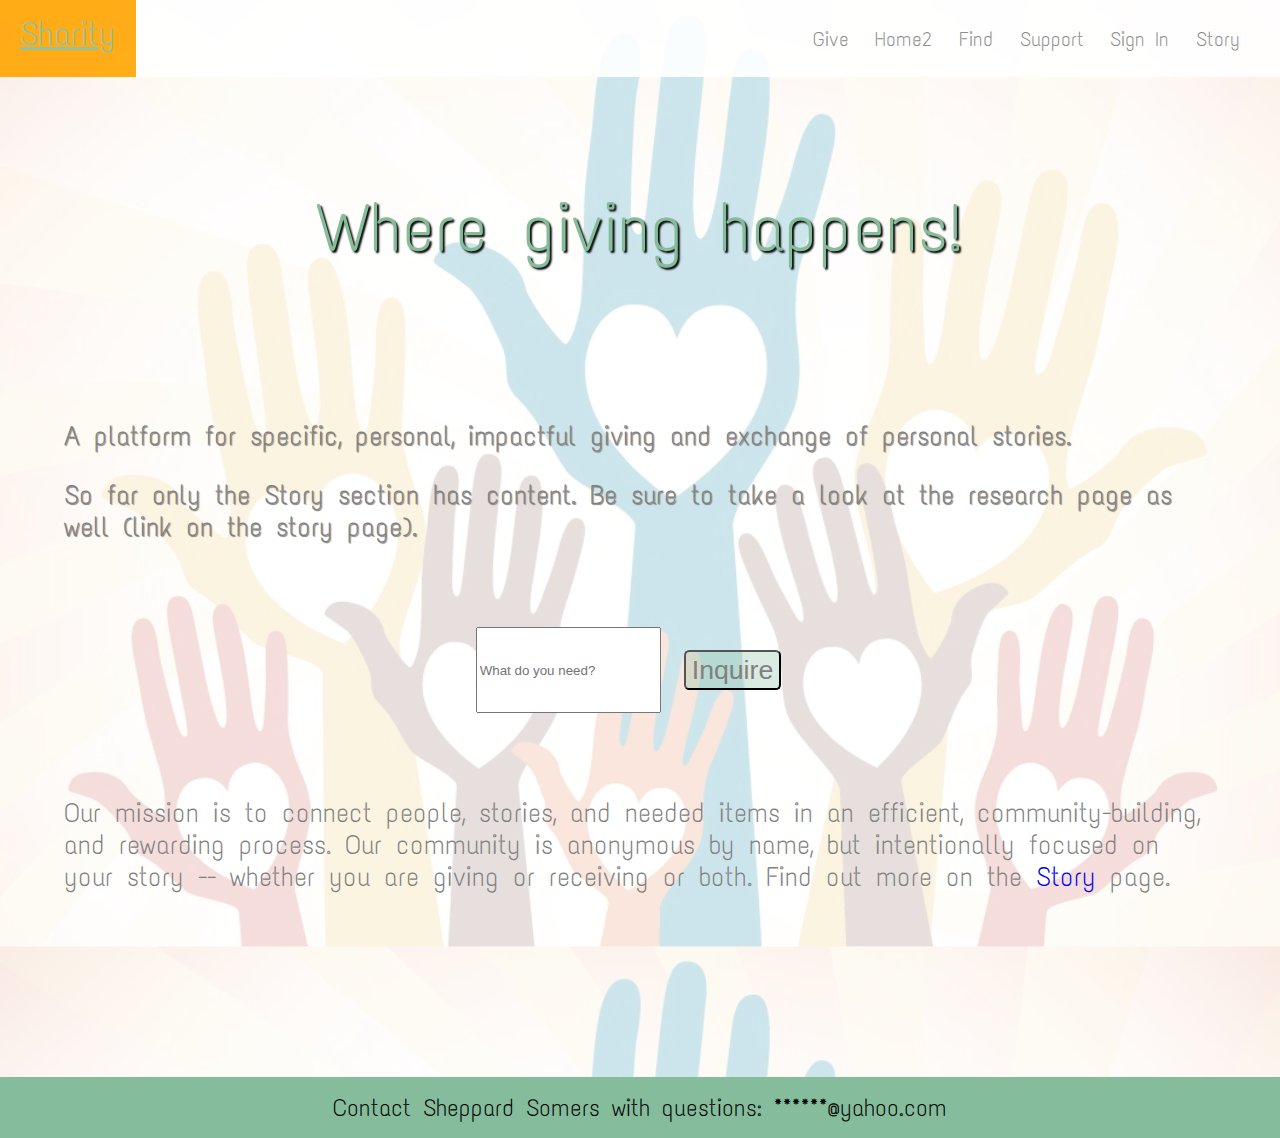
<file: index.html>
<!DOCTYPE html>
<html>
  <head>
    <title>sheppardsomers.me</title>
    <link href="https://fonts.googleapis.com/css?family=Pacifico" rel="stylesheet">
    <link href="https://fonts.googleapis.com/css?family=Text+Me+One" rel="stylesheet">

    <link rel="stylesheet" type="text/css" href="landing.css"/>



  </head>

  <body>

    <div id="header">
      <a id="SharityHead" href="index.html">Sharity</a>
      <ul class="navbar">
        <li><a href="give.html">Give</a></li>
        <li><a href="LandingALT.html">Home2</a><li>
        <li><a href="SharityFind.html">Find</a></li>
        <li><a href="SharitySupport.html">Support</a></li>
        <li><a href="SharitySignIn.html">Sign In</a></li>
        <li><a href="SharityStory.html" id="HeaderRightMost">Story</a></li>
      </ul>



    </div>


    <div class="MainContent" >
      <div class="WhereGiving">
        <p>Where giving happens!</p>
      </div>
      <div class="SearchWrapper">
        <div class="Explanation">
        <p>A platform for specific, personal, impactful giving and exchange of personal stories. </p>
        <p>So far only the Story section has content. Be sure to take a look at the research page as well
          (link on the story page).
        </div>
        <div class="Search">
          <input type="text" placeholder="What do you need?">
          <button>Inquire</button>
        </div>
      </div>
      <div class="BasicInfo">
        <p>Our mission is to connect people, stories, and needed items
          in an efficient, community-building, and rewarding process. Our
          community is anonymous by name, but intentionally focused on your
          story -- whether you are giving or receiving or both. Find out more
          on the <a href="SharityStory.html">Story</a> page.
      </div>







<!--<footer>
    <ul>
      <li class="LinkHeading">Link Heading</li>
      <li>link 1</li>
      <li>link 2</li>
      <li>link3</li>
      <li>link 4</li>
      <li>link 5</li>
    </ul>
    <ul>
      <li class="LinkHeading">Link Heading</li>
      <li>link 1</li>
      <li>link 2</li>
      <li>link 3</li>
      <li>link 4</li>
      <li>link 5</li>
    </ul>
    <ul>
      <li class="LinkHeading">Link Heading</li>
      <li>link 1</li>
      <li>link 2</li>
      <li>link 3</li>
      <li>link 4</li>
      <li>link 5</li>
    </ul>
    <ul>
      <li class="LinkHeading">Link Heading</li>
      <li>link 1</li>
      <li>link 2</li>
      <li>link 3</li>
      <li>link 4</li>
      <li>link 5</li>
    </ul>
<!--<footer>
    <img id="footerLogo" src="Sharity_Logo.png" alt="logo"/>
    <ul>
      <li>Contact</li>
      <li>Facebook</li>
      <li>Twitter</li>
</footer>
</footer> --->
<div class="footer">
  Contact Sheppard Somers with questions: ******@yahoo.com
</div>

  </body>
  </html>
</file>
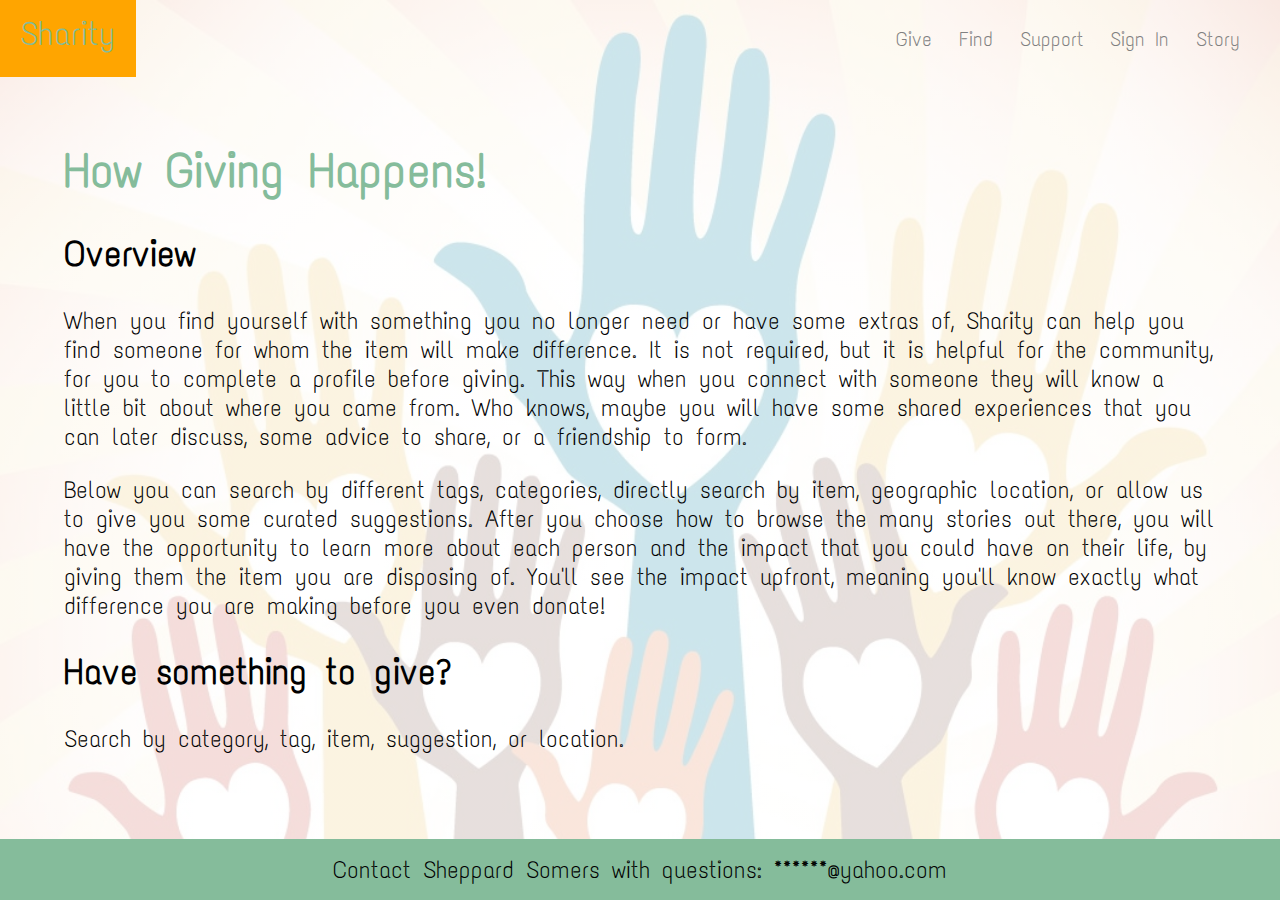
<file: give.html>
<!DOCTYPE html>
<html>
  <head>
    <title>sheppardsomers.me</title>
    <link href="https://fonts.googleapis.com/css?family=Pacifico" rel="stylesheet">
    <link href="https://fonts.googleapis.com/css?family=Text+Me+One" rel="stylesheet">
    <link rel="stylesheet" type="text/css" href="demo.css"/>



  </head>

<body>
  <header>
    <a id="SharityHead" href="index.html">Sharity</a>
    <ul class="navbar">
      <li><a href="give.html">Give</a></li>
      <li><a href="SharityFind.html">Find</a></li>
      <li><a href="SharitySupport.html">Support</a></li>
      <li><a href="SharitySignIn.html">Sign In</a></li>
      <li><a href="SharityStory.html" id="HeaderRightMost">Story</a></li>
    </ul>



  </header>


  <div class="demo">
  <h1 class="PageHeader">How Giving Happens!</h1>
  <h2>Overview</h2>
  <p>When you find yourself with something you no longer need or have some extras
    of, Sharity can help you find someone for whom the item will make difference.
    It is not required, but it is helpful for the community, for you to complete a
    profile before giving. This way when you connect with someone they will know
    a little bit about where you came from. Who knows, maybe you will have some
    shared experiences that you can later discuss, some advice to share, or a
    friendship to form.
  </p>
  <p>Below you can search by different tags, categories, directly search by item,
    geographic location, or allow us to give you some curated suggestions. After you
    choose how to browse the many stories out there, you will have the opportunity
    to learn more about each person and the impact that you could have on their
    life, by giving them the item you are disposing of. You'll see the impact
    upfront, meaning you'll know exactly what difference you are making before
    you even donate!
  </p>
  <h2>Have something to give?</h2>
  <p>Search by category, tag, item, suggestion, or location.
  </p>
  </div>

<div class="footer">
  Contact Sheppard Somers with questions: ******@yahoo.com
</div>
</body>
</html>
</file>
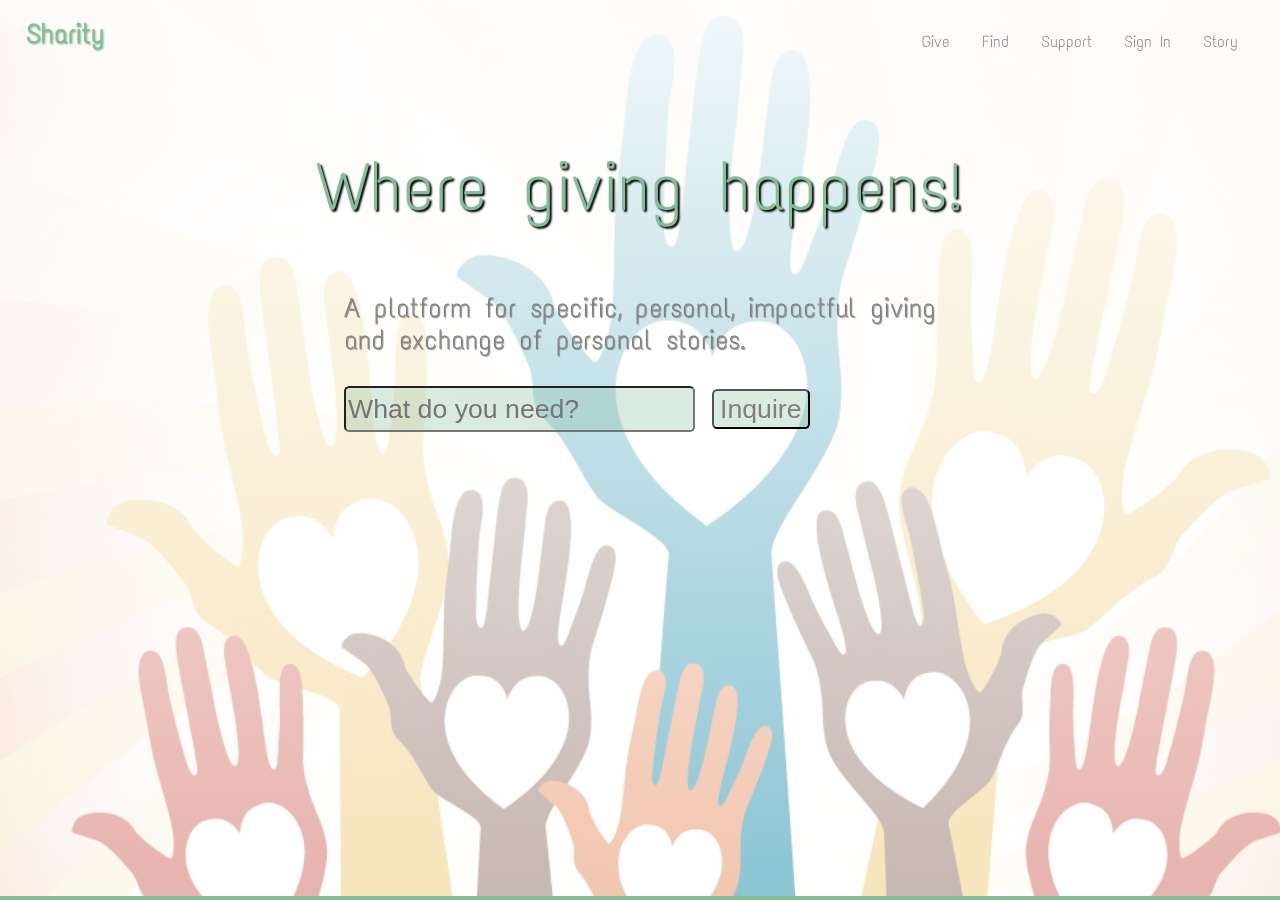
<file: index2.html>
<!DOCTYPE html>
<html>
  <head>
    <title>sheppardsomers.me</title>
    <link href="https://fonts.googleapis.com/css?family=Pacifico" rel="stylesheet">
    <link href="https://fonts.googleapis.com/css?family=Text+Me+One" rel="stylesheet">

    <link rel="stylesheet" type="text/css" href="style.css"/>



  </head>

  <body>
    <div class="cover">

    <header>
      <div id="HeaderRight">
        <h1 id ="Sharity"> Sharity </h1>
        <!-- <img id="logo" src = "images/Sharity_Logo.png" alt="logo"/> -->
      </div>
      <ul class="navbar">
        <li><a href="give.html">Give</a></li>
        <li><a href="SharityFind.html">Find</a></li>
        <li><a href="SharitySupport.html">Support</a></li>
        <li><a href="SharitySignIn.html">Sign In</a></li>
        <li><a href="SharityStory.html">Story</a></li>
      </ul>
    </header>


    <div class="MainContent" >
      <div class="WhereGiving">
        <p>Where giving happens!</p>
      </div>
      <div class="SearchWrapper">
        <div class="Explanation">
        <p>A platform for specific, personal, impactful giving <br> and exchange of personal stories. </p>
        </div>
        <div class="Search">
          <input type="text" placeholder="What do you need?">
          <button>Inquire</button>
        </div>
      </div>
      </div>







<footer>
    <ul>
      <li class="LinkHeading">Link Heading</li>
      <li>link 1</li>
      <li>link 2</li>
      <li>link3</li>
      <li>link 4</li>
      <li>link 5</li>
    </ul>
    <ul>
      <li class="LinkHeading">Link Heading</li>
      <li>link 1</li>
      <li>link 2</li>
      <li>link 3</li>
      <li>link 4</li>
      <li>link 5</li>
    </ul>
    <ul>
      <li class="LinkHeading">Link Heading</li>
      <li>link 1</li>
      <li>link 2</li>
      <li>link 3</li>
      <li>link 4</li>
      <li>link 5</li>
    </ul>
    <ul>
      <li class="LinkHeading">Link Heading</li>
      <li>link 1</li>
      <li>link 2</li>
      <li>link 3</li>
      <li>link 4</li>
      <li>link 5</li>
    </ul>
<!--<footer>
    <img id="footerLogo" src="Sharity_Logo.png" alt="logo"/>
    <ul>
      <li>Contact</li>
      <li>Facebook</li>
      <li>Twitter</li>
</footer>-->


</div>
  </body>
  </html>
</file>
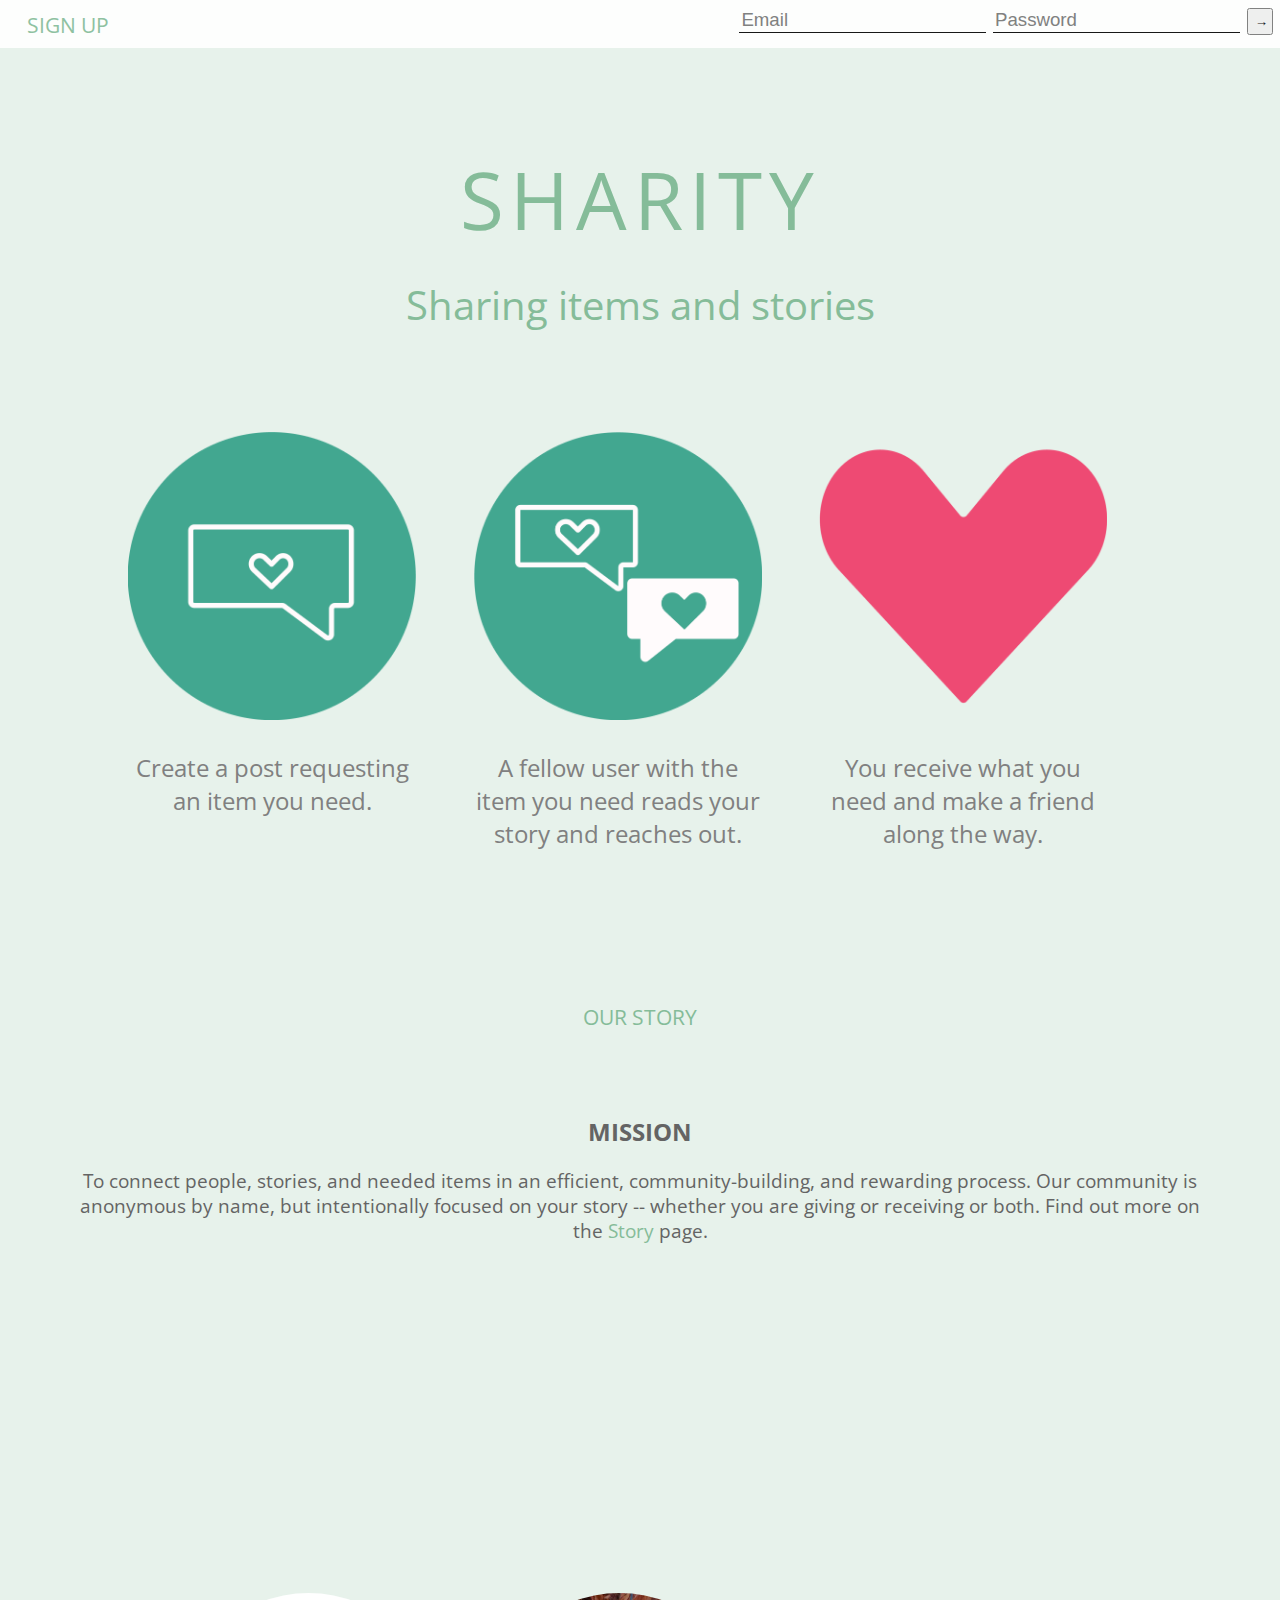
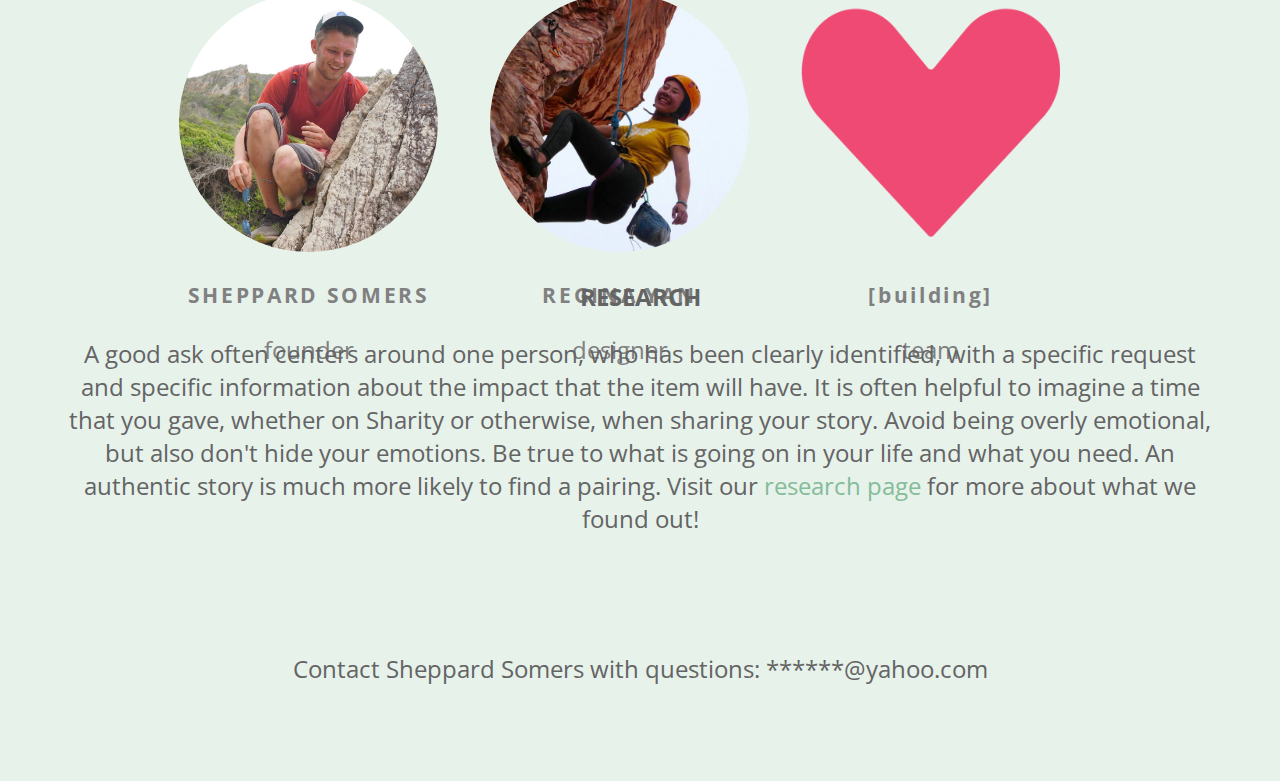
<file: LandingALT.html>
<!DOCTYPE html>
<html>
  <head>
    <title>sheppardsomers.me</title>
    <link href="https://fonts.googleapis.com/css?family=Pacifico" rel="stylesheet">
    <link href="https://fonts.googleapis.com/css?family=Text+Me+One" rel="stylesheet">
    <link href="https://fonts.googleapis.com/css?family=Open+Sans" rel="stylesheet">
    <link rel="stylesheet" type="text/css" href="landingALT.css"/>



  </head>

  <body>

    <div id="header">
      <a class="headerlink" href="SharitySignIn.html">SIGN UP</a>
      <ul class="navbar">
        <li><input class="emailinput" type="text" placeholder="Email"></li>
        <li><input class="emailinput" type="text" placeholder="Password"></li>
        <li><button>&#8594;</button></li>
      </ul>

    </div>
<div class="pagetitleBox">
<div class="pagetitle">
  <p>SHARITY</p>
</div>
<div class="pagesubtitle">
  <p>Sharing items and stories</p>
</div>
</div>


<div class="threecards">
  <div class="card1">
    <img src="images/singleHeartMess.png" class="cards3image"/>
    <p>Create a post requesting an item you need.</p>
  </div>
  <div class="card2">
    <img src="images/doubleHeartMess.png" class="cards3image"/>
    <p>A fellow user  with the item you need reads your story and reaches out.</p>
  </div>
  <div class="card3">
    <img src="images/heart.png" class="cards3image"/>
    <p>You receive what you need and make a friend along the way.</p>
  </div>
</div>

<div class="ourstory">
  <p>OUR STORY</p>
</div>

<div class="missionUsResearch">
  <div class="mission">
    <h2>MISSION</h2>
    <p>To connect people, stories, and needed items
      in an efficient, community-building, and rewarding process. Our
      community is anonymous by name, but intentionally focused on your
      story -- whether you are giving or receiving or both. Find out more
      on the <a href="SharityStory.html">Story</a> page. </p>
  </div>
  <div class="threecards">
    <div class="card1">
      <img src="images/Sheppard.jpg" class="cards3image"/>
      <h3>SHEPPARD SOMERS</h3>
      <p>founder</p>
    </div>
    <div class="card2">
      <img src="images/ReginaClimbing.jpg" class="cards3image"/>
      <h3>REGINA YAN</h3>
      <p>designer</p>
    </div>
    <div class="card3">
      <img src="images/heart.png" class="cards3image"/>
      <h3>[building]</h3>
      <p>team</p>
    </div>
  </div>
  <div class="research">
    <h2>RESEARCH</h2>
    <p>A good ask often centers around one person, who has been clearly identified, with a specific
      request and specific information about the impact that the item will have. It is often helpful to imagine
      a time that you gave, whether on Sharity or otherwise, when sharing your story. Avoid being overly emotional, but also don't
      hide your emotions. Be true to what is going on in your life and what you need. An authentic
      story is much more likely to find a pairing. Visit our <a href="SharityResearch.html">research page</a> for more about what we found out!</p>
  </div>

</div>



  <!--  <div class="MainContent" >
      <div class="SearchWrapper">
        <div class="Explanation">
        <p>A platform for specific, personal, impactful giving and exchange of personal stories. </p>
        <p>So far only the Story section has content. Be sure to take a look at the research page as well
          (link on the story page).
        </div>
        <div class="Search">
          <input class="searchinput" type="text" placeholder="What do you need?">
          <button>Inquire</button>
        </div>
      </div>
      <div class="BasicInfo">
        <p>Our mission is to connect people, stories, and needed items
          in an efficient, community-building, and rewarding process. Our
          community is anonymous by name, but intentionally focused on your
          story -- whether you are giving or receiving or both. Find out more
          on the <a href="SharityStory.html">Story</a> page. </p>
      </div>







<!--<footer>
    <ul>
      <li class="LinkHeading">Link Heading</li>
      <li>link 1</li>
      <li>link 2</li>
      <li>link3</li>
      <li>link 4</li>
      <li>link 5</li>
    </ul>
    <ul>
      <li class="LinkHeading">Link Heading</li>
      <li>link 1</li>
      <li>link 2</li>
      <li>link 3</li>
      <li>link 4</li>
      <li>link 5</li>
    </ul>
    <ul>
      <li class="LinkHeading">Link Heading</li>
      <li>link 1</li>
      <li>link 2</li>
      <li>link 3</li>
      <li>link 4</li>
      <li>link 5</li>
    </ul>
    <ul>
      <li class="LinkHeading">Link Heading</li>
      <li>link 1</li>
      <li>link 2</li>
      <li>link 3</li>
      <li>link 4</li>
      <li>link 5</li>
    </ul>
<!--<footer>
    <img id="footerLogo" src="Sharity_Logo.png" alt="logo"/>
    <ul>
      <li>Contact</li>
      <li>Facebook</li>
      <li>Twitter</li>
</footer>
</footer> --->
<div class="footer">
  Contact Sheppard Somers with questions: ******@yahoo.com
</div>

  </body>
  </html>
</file>
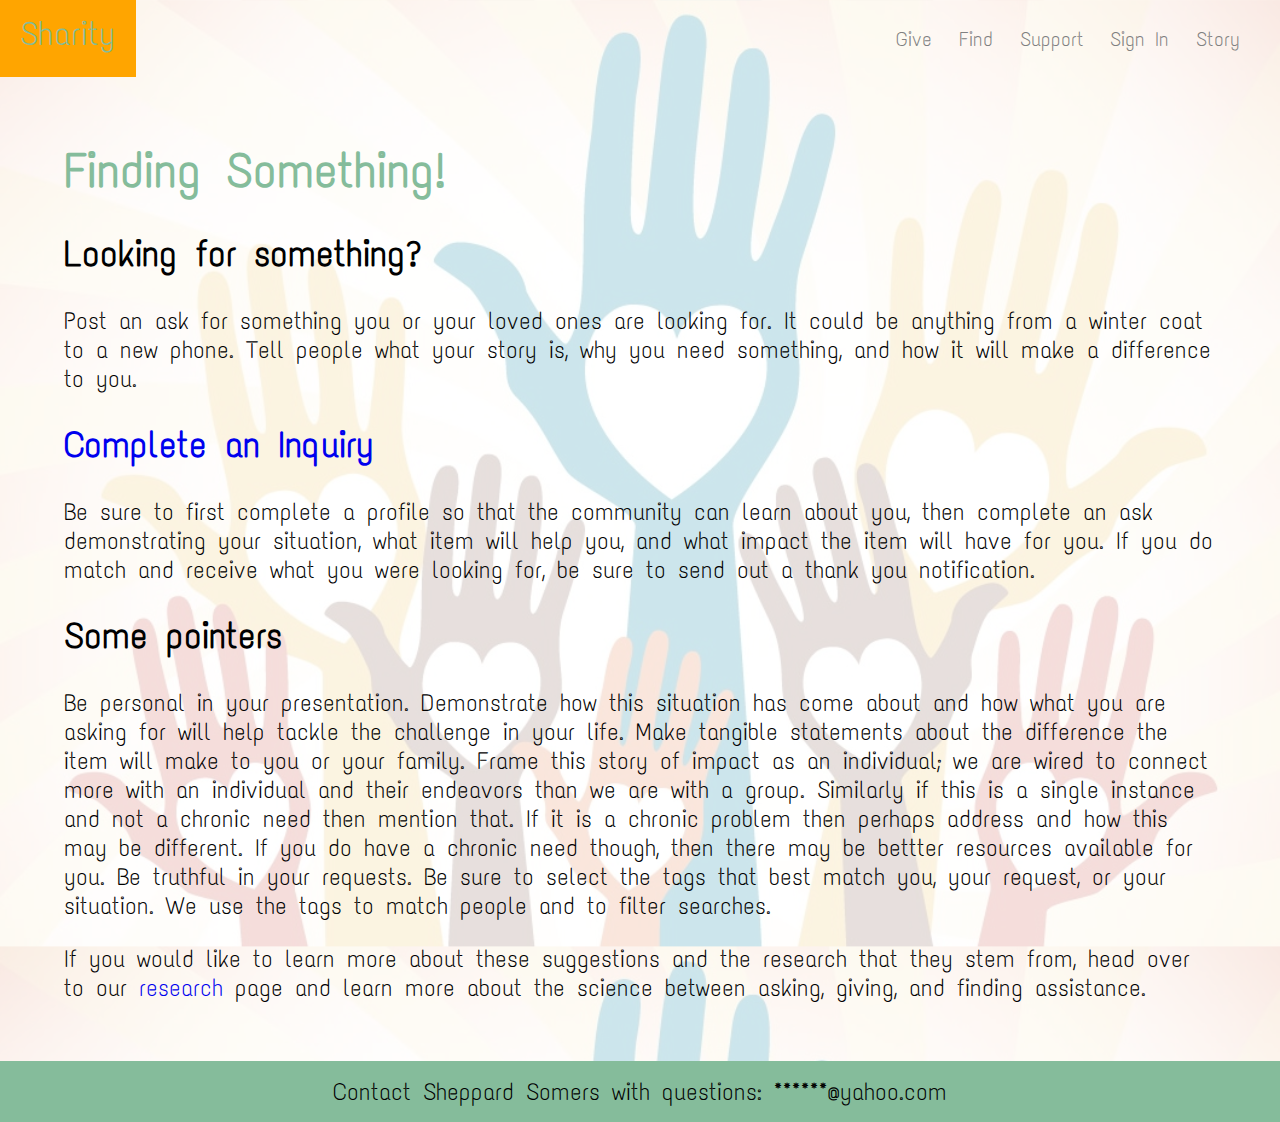
<file: SharityFind.html>
<!DOCTYPE html>
<html>
  <head>
    <title>sheppardsomers.me</title>
    <link href="https://fonts.googleapis.com/css?family=Pacifico" rel="stylesheet">
    <link href="https://fonts.googleapis.com/css?family=Text+Me+One" rel="stylesheet">
    <link rel="stylesheet" type="text/css" href="demo.css"/>



  </head>

<body>
  <header>
    <a id="SharityHead" href="index.html">Sharity</a>
    <ul class="navbar">
      <li><a href="give.html">Give</a></li>
      <li><a href="SharityFind.html">Find</a></li>
      <li><a href="SharitySupport.html">Support</a></li>
      <li><a href="SharitySignIn.html">Sign In</a></li>
      <li><a href="SharityStory.html" id="HeaderRightMost">Story</a></li>
    </ul>



  </header>


  <div class="demo">
  <h1 class="PageHeader">Finding Something!</h1>
  <h2>Looking for something?</h2>
  <p>Post an ask for something you or your loved ones are looking for. It could be anything from a winter
    coat to a new phone. Tell people what your story is, why you need something, and how it will make a difference
    to you.</p>
  <h2><a href="#">Complete an Inquiry</a></h2>
  <p>Be sure to first complete a profile so that the community can learn about you,
    then complete an ask demonstrating your situation, what item will help you, and
    what impact the item will have for you. If you do match and receive what you
    were looking for, be sure to send out a thank you notification.
  </p>
  <h2>Some pointers</h2>
  <p>Be personal in your presentation. Demonstrate how this
    situation has come about and how what you are asking for will
    help tackle the challenge in your life. Make tangible statements
    about the difference the item will make to you or your family.
    Frame this story of impact as an individual; we are wired to
    connect more with an individual and their endeavors than we are
    with a group. Similarly if this is a single instance and not a chronic
    need then mention that. If it is a chronic problem then perhaps address
    and how this may be different. If you do have a chronic need though, then
    there may be bettter resources available for you. Be truthful in your requests.
    Be sure to select the tags that best match you, your request, or your situation.
    We use the tags to match people and to filter searches.
  </p>
  <p>If you would like to learn more about these suggestions and the research
    that they stem from, head over to our <a href="SharityResearch.html">research</a>
    page and learn more about the science between asking, giving, and finding
    assistance.
  </p>

  <p>
  </div>

<div class="footer">
  Contact Sheppard Somers with questions: ******@yahoo.com
</div>
</body>
</html>
</file>
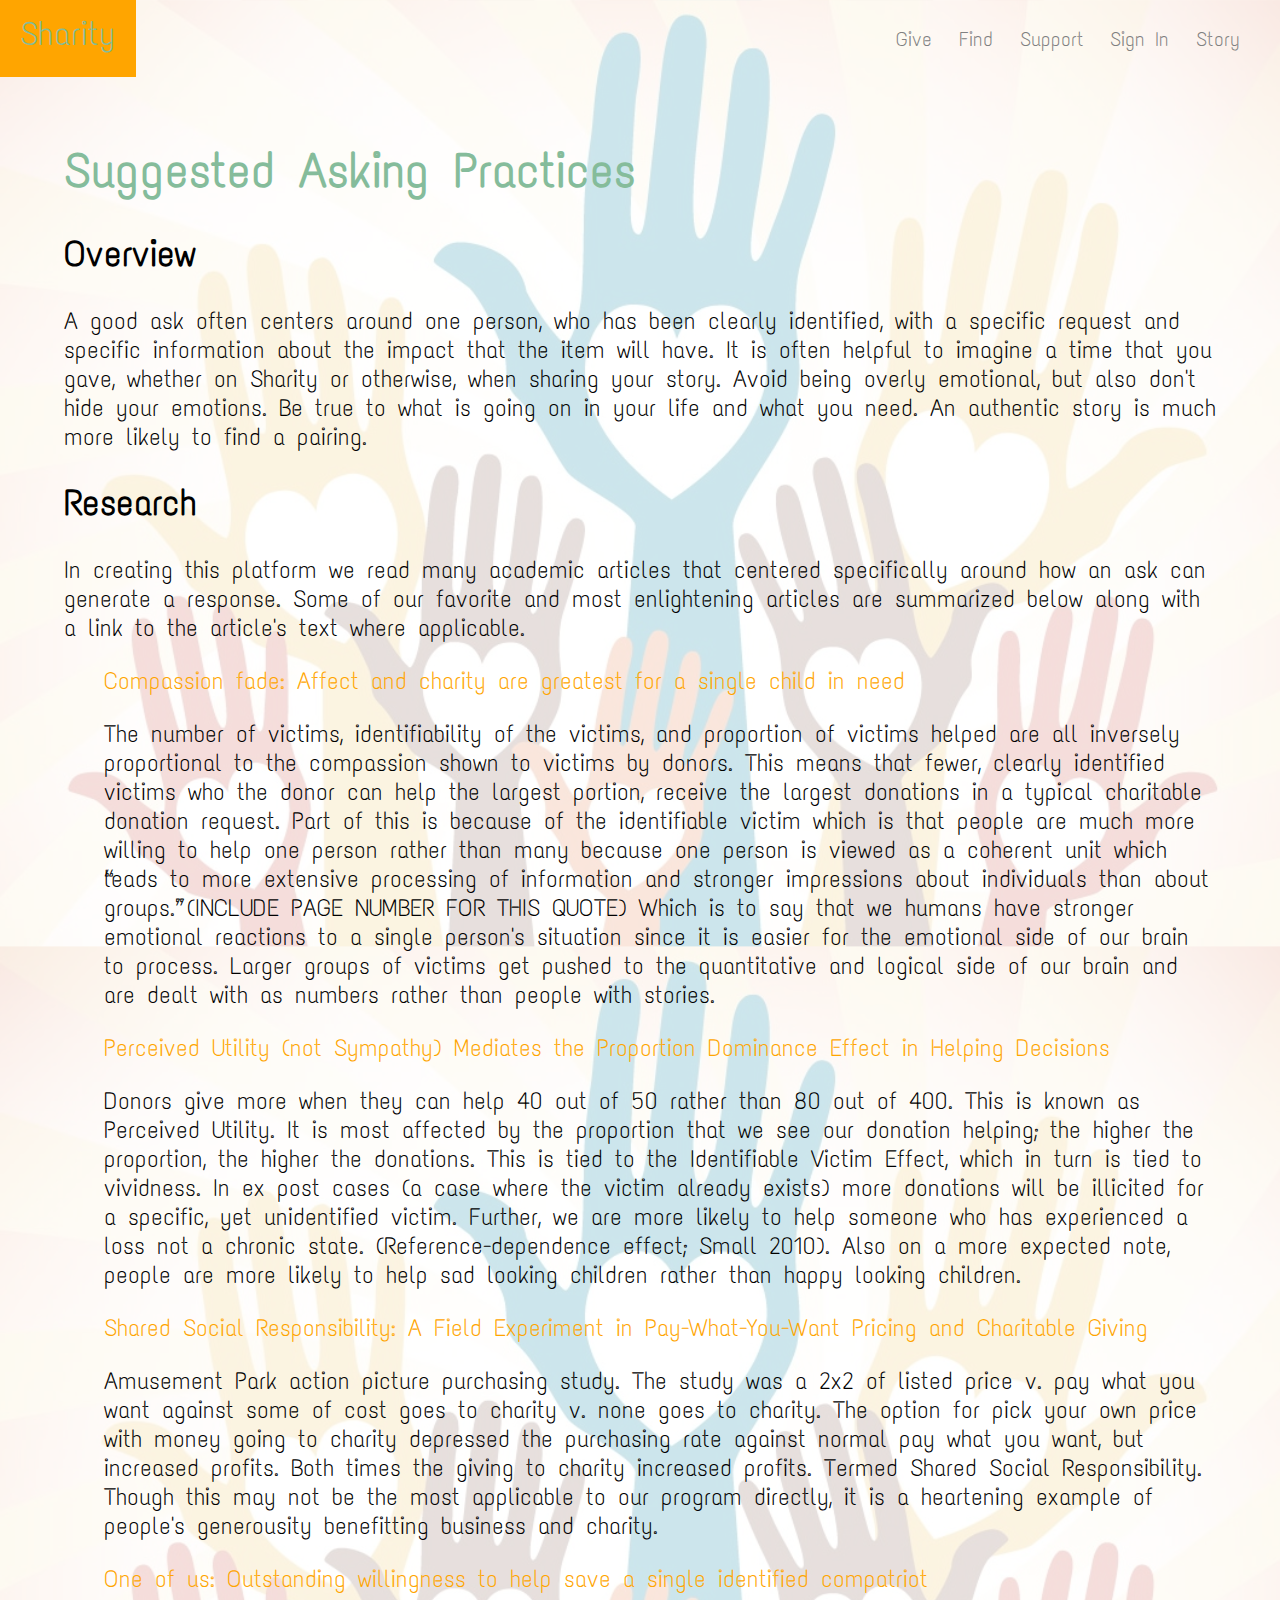
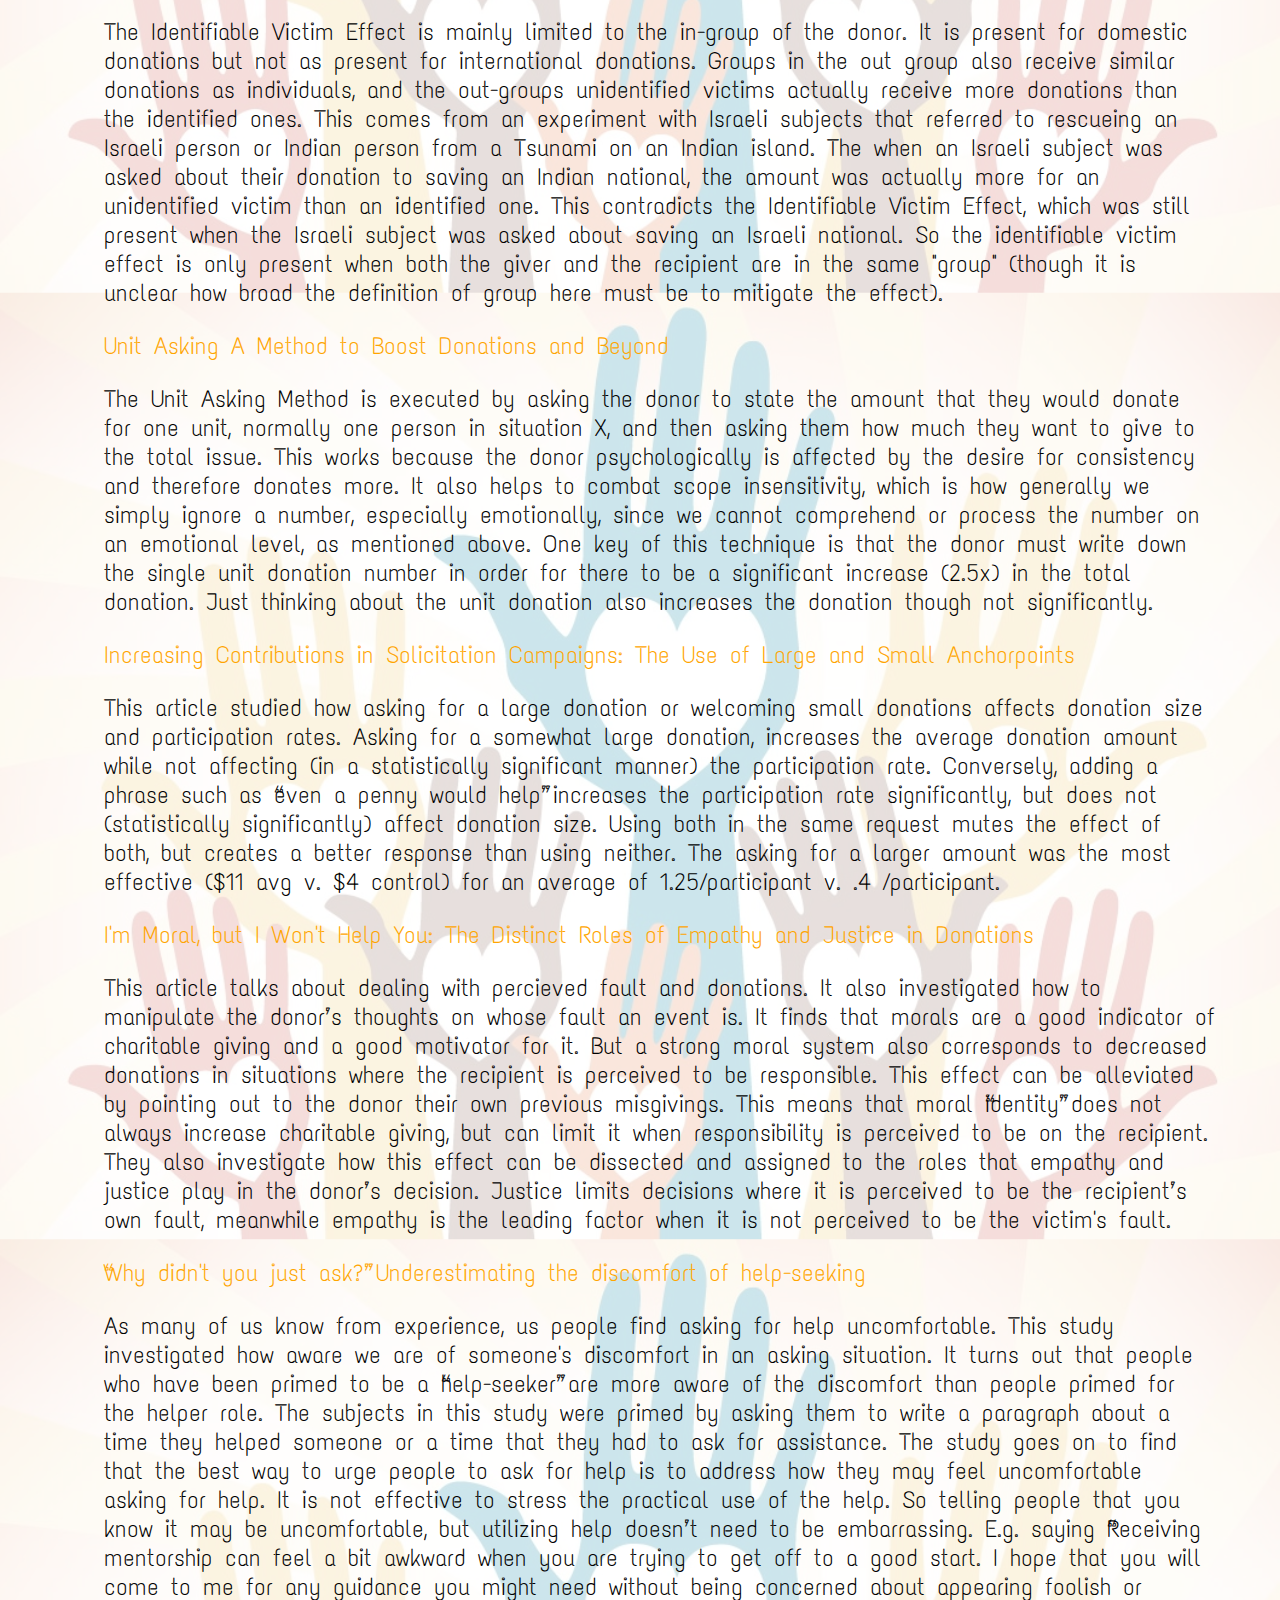
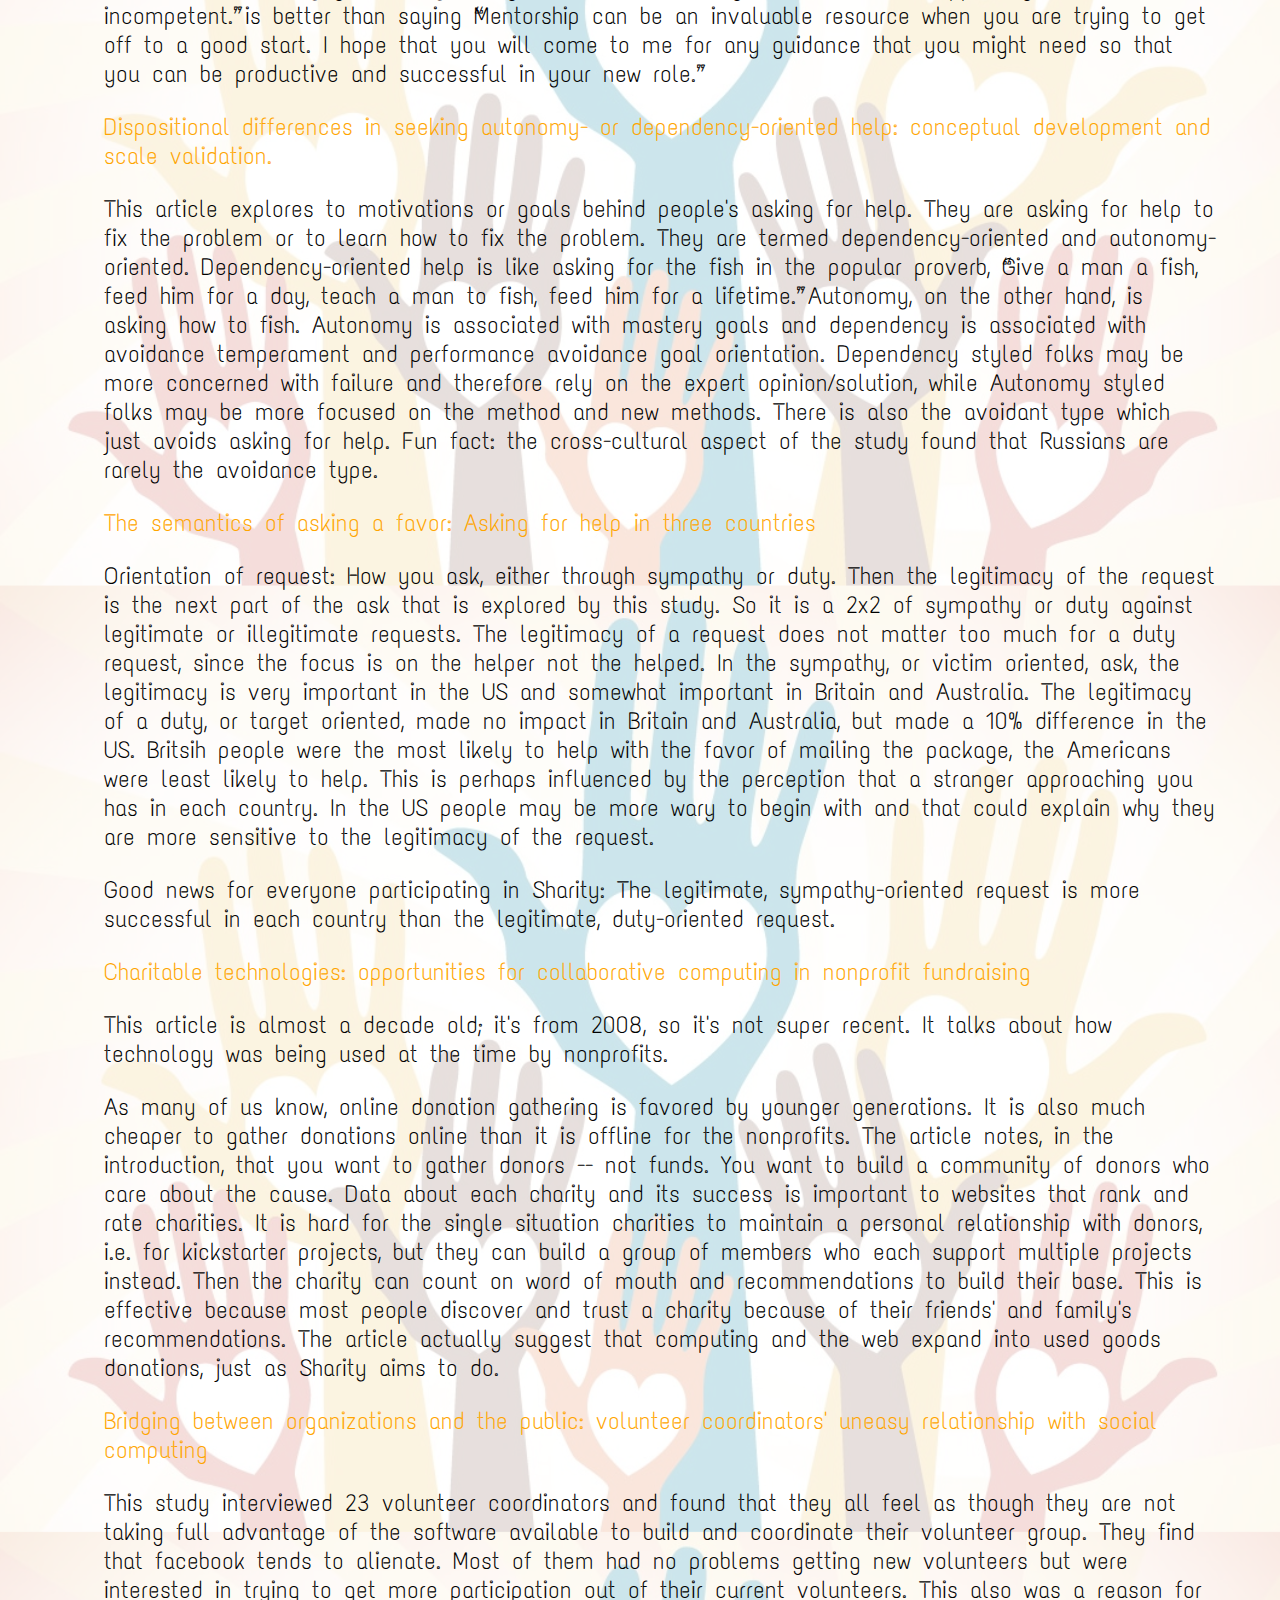
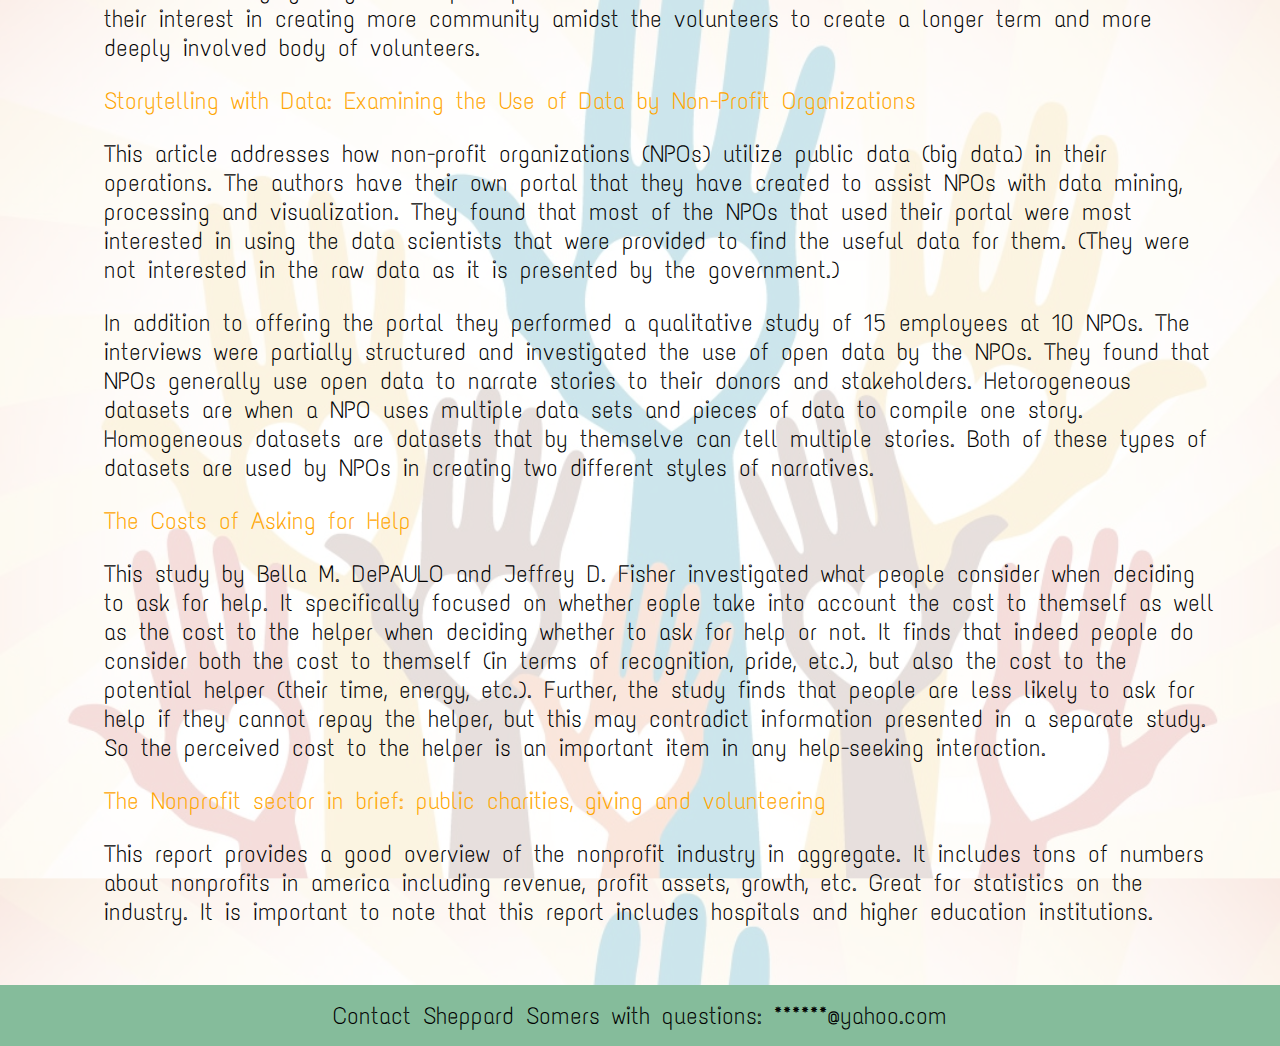
<file: SharityResearch.html>
<!DOCTYPE html>
<html>
  <head>
    <title>sheppardsomers.me</title>
    <link href="https://fonts.googleapis.com/css?family=Pacifico" rel="stylesheet">
    <link href="https://fonts.googleapis.com/css?family=Text+Me+One" rel="stylesheet">
    <link rel="stylesheet" type="text/css" href="demo.css"/>



  </head>

<body>
  <header>
    <a id="SharityHead" href="index.html">Sharity</a>
    <ul class="navbar">
      <li><a href="give.html">Give</a></li>
      <li><a href="SharityFind.html">Find</a></li>
      <li><a href="SharitySupport.html">Support</a></li>
      <li><a href="SharitySignIn.html">Sign In</a></li>
      <li><a href="SharityStory.html" id="HeaderRightMost">Story</a></li>
    </ul>



  </header>


  <div class="demo">
  <h1 class="PageHeader">Suggested Asking Practices</h1>
  <h2>Overview</h2>
  <p>A good ask often centers around one person, who has been clearly identified, with a specific
    request and specific information about the impact that the item will have. It is often helpful to imagine
    a time that you gave, whether on Sharity or otherwise, when sharing your story. Avoid being overly emotional, but also don't
    hide your emotions. Be true to what is going on in your life and what you need. An authentic
    story is much more likely to find a pairing. </p>
  <h2>Research</h2>
  <p>In creating this platform we read many academic articles that centered specifically
    around how an ask can generate a response. Some of our favorite and most enlightening articles are summarized
    below along with a link to the article's text where applicable.</p>

    <ul class="ListoArticles">
      <li><a href="http://journals.plos.org/plosone/article?id=10.1371/journal.pone.0100115#s1">
        Compassion fade: Affect and charity are greatest for a single child in need</a>
        <p>The number of victims, identifiability of the victims, and proportion of victims helped are all
          inversely proportional to the compassion shown to victims by donors. This means that fewer, clearly identified victims who
           the donor can help the largest portion, receive the largest donations in a typical charitable donation request. Part of this
           is because of the identifiable victim which is that people are much more willing to help one person rather
          than many because one person is viewed as a coherent unit which <q>leads to more extensive
          processing of information and stronger impressions about individuals than about groups.</q> (INCLUDE PAGE NUMBER FOR THIS QUOTE)
          Which is to say that we humans have stronger emotional reactions to a single person's situation
          since it is easier for the emotional side of our brain to process. Larger groups of victims get pushed
          to the quantitative and logical side of our brain and are dealt with as numbers rather than people with stories. </p>
        </li>
        <li><a href="http://onlinelibrary.wiley.com/doi/10.1002/bdm.1789/full">Perceived Utility (not Sympathy) Mediates the Proportion Dominance Effect in Helping Decisions
          </a>
          <p>Donors give more when they can help 40 out of 50 rather than 80 out of 400.
            This is known as Perceived Utility. It is most affected by the proportion
            that we see our donation helping; the higher the proportion, the higher the
            donations. This is tied to the Identifiable Victim Effect, which in turn
            is tied to vividness. In ex post cases (a case where the victim already exists)
            more donations will be
            illicited for a specific, yet unidentified victim. Further, we are more
            likely to help someone who has experienced a loss not a chronic
            state. (Reference-dependence effect; Small 2010). Also on a more expected note, people are
            more likely to help sad looking children rather than happy looking children.
          </p>
        </li>
        <li><a href="http://science.sciencemag.org/content/329/5989/325">Shared Social Responsibility: A Field Experiment in Pay-What-You-Want Pricing and Charitable Giving</a>
          <p>Amusement Park action picture purchasing study. The study was a 2x2 of listed
              price v. pay what you want against some of cost goes to charity v. none goes to
              charity. The option for pick your own price with money going to charity depressed
              the purchasing rate against normal pay what you want, but increased profits.
              Both times the giving to charity increased profits. Termed Shared Social Responsibility.
              Though this may not be the most applicable to our program directly, it is a heartening
              example of people's generousity benefitting business and charity.
          </p>
        </li>
        <li><a href="http://www.sciencedirect.com/science/article/pii/S0749597807000428">
              One of us: Outstanding willingness to help save a single identified compatriot</a>
          <p>The Identifiable Victim Effect is mainly limited to the in-group of the donor.
              It is present for domestic donations but not as present for international donations.
              Groups in the out group also receive similar donations as individuals,
              and the out-groups unidentified victims actually receive more donations
              than the identified ones. This comes from an experiment with Israeli subjects
              that referred to rescueing an Israeli person or Indian person from a Tsunami
              on an Indian island. The when an Israeli subject was asked about their donation
              to saving an Indian national, the amount was actually more for an unidentified victim
              than an identified one. This contradicts the Identifiable Victim Effect, which was
              still present when the Israeli subject was asked about saving an Israeli national.
              So the identifiable victim effect is only present when both the giver and the recipient
              are in the same "group" (though it is unclear how broad the definition of group here must
              be to mitigate the effect).
              </p>
            </li>
            <li><a href="http://journals.sagepub.com/doi/full/10.1177/0956797613482947">
              Unit Asking A Method to Boost Donations and Beyond</a>
              <p>The Unit Asking Method is executed by asking the donor to state the
                amount that they would donate for one unit, normally one person in
                situation X, and then asking them how much they want to give to the
                total issue. This works because the donor psychologically is affected
                by the desire for consistency and therefore donates more. It also
                helps to combat scope insensitivity, which is how generally we
                simply ignore a number, especially emotionally, since we cannot
                comprehend or process the number on an emotional level, as mentioned above.
                One key of this technique is that the donor must write down the single unit
                donation number in order for there to be a significant increase (2.5x)
                in the total donation. Just thinking about the unit donation also increases
                the donation though not significantly.
              </p>
            </li>
            <li><a href="https://pdfs.semanticscholar.org/6bdc/d0bce7ef1e33b258d1f309a792421a58d70c.pdf?_ga=2.266877198.1410052190.1500431046-9386618.1500431046">
              Increasing Contributions in Solicitation Campaigns: The Use of Large and Small Anchorpoints</a>
            <p>This article studied how asking for a large donation or welcoming small donations
              affects donation size and participation rates.
              Asking for a somewhat large donation, increases the average donation amount while
              not affecting (in a statistically significant manner) the participation rate.
              Conversely, adding a phrase such as “even a penny would help” increases the
              participation rate significantly, but does not (statistically significantly) affect donation
              size. Using both in the same request mutes the effect of both, but
              creates a better response than using neither. The asking for a larger amount
              was the most effective ($11 avg v. $4 control) for an average of 1.25/participant v. .4 /participant.
            </p>
            </li>
            <li><a href="https://pdfs.semanticscholar.org/2859/59237d6f3869c68340adcd757ecec7143e5a.pdf?_ga=2.31380671.1410052190.1500431046-9386618.1500431046">
              I&#39m Moral, but I Won&#39t Help You: The Distinct Roles of Empathy and Justice in Donations</a>
              <p>
                This article talks about dealing with percieved fault and donations. It also investigated
                how to manipulate the donor’s thoughts on whose fault an event is. It finds that
                morals are a good indicator of charitable giving and a good motivator for it. But
                a strong moral system also corresponds to decreased donations in situations where
                the recipient is perceived to be responsible. This effect can be alleviated by
                pointing out to the donor their own previous misgivings. This means that moral
                “identity” does not always increase charitable giving, but can limit it
                when responsibility is perceived to be on the recipient. They also investigate
                how this effect can be dissected and assigned to the roles that empathy and
                justice play in the donor’s decision. Justice limits decisions where it is
                perceived to be the recipient’s own fault, meanwhile empathy is the leading
                factor when it is not perceived to be the victim's fault.
              </p>
            </li>
            <li><a href="http://ry2ue4ek7d.search.serialssolutions.com/?ctx_ver=Z39.88-2004&ctx_enc=info%3Aofi%2Fenc%3AUTF-8&rfr_id=info%3Asid%2Fsummon.serialssolutions.com&rft_val_fmt=info%3Aofi%2Ffmt%3Akev%3Amtx%3Ajournal&rft.genre=article&rft.atitle=%22Why+didn%27t+you+just+ask%3F%22+Underestimating+the+discomfort+of+help-seeking&rft.jtitle=Journal+of+Experimental+Social+Psychology&rft.au=Vanessa+K+Bohns&rft.au=Francis+J+Flynn&rft.date=2010-03-01&rft.pub=Academic+Press&rft.issn=0022-1031&rft.eissn=1096-0465&rft.volume=46&rft.issue=2&rft.spage=402&rft.externalDocID=1965260341&paramdict=en-US">
              <q>Why didn&#39t you just ask?</q> Underestimating the discomfort of help-seeking</a>
              <p>As many of us know from experience, us people find asking for help uncomfortable.
                This study investigated how aware we are of someone&#39s discomfort in an asking situation.
                It turns out that people who have been primed to be a <q>help-seeker</q> are more aware of the
                discomfort than people primed for the helper role. The subjects in this study
                were primed by asking them to write a paragraph about a time they helped someone
                or a time that they had to ask for assistance. The study goes on to find that
                the best way to urge people to ask for help is to address how they may feel
                uncomfortable asking for help. It is not effective to stress the practical
                use of the help. So telling people that you know it may be uncomfortable,
                but utilizing help doesn’t need to be embarrassing. E.g. saying <q>Receiving mentorship
                can feel a bit awkward when you are trying to get off to a good start. I hope
                that you will come to me for any guidance you might need without being concerned
                about appearing foolish or incompetent.</q> is better than saying <q>Mentorship
                can be an invaluable resource when you are trying to get off to a good start.
                I hope that you will come to me for any guidance that you might need so that
                you can be productive and successful in your new role.</q>
              </p>
            </li>
            <li><a href="http://www.sciencedirect.com.dartmouth.idm.oclc.org/science/article/pii/S0191886916311989?via%3Dihub">
              Dispositional differences in seeking autonomy- or dependency-oriented help: conceptual development and scale validation.</a>
              <p>
                This article explores to motivations or goals behind people's asking for help. They
                are asking for help to fix the problem or to learn how to fix the problem.
                They are termed dependency-oriented and autonomy-oriented. Dependency-oriented
                help is like asking for the fish in the popular proverb, <q>Give a man a fish,
                feed him for a day, teach a man to fish, feed him for a lifetime.</q> Autonomy,
                on the other hand, is asking how to fish. Autonomy is associated with mastery
                goals and dependency is associated with avoidance temperament and performance
                avoidance goal orientation. Dependency styled folks may be more concerned with
                failure and therefore rely on the expert opinion/solution, while Autonomy styled
                folks may be more focused on the method and new methods. There is also the
                avoidant type which just avoids asking for help. Fun fact: the cross-cultural
                aspect of the study found that Russians are rarely the avoidance type.
              </p>
            </li>
            <li><a href="https://search-proquest-com.dartmouth.idm.oclc.org/docview/1290725090/fulltextPDF/EA880EA6D5F54421PQ/1?accountid=10422">
              The semantics of asking a favor: Asking for help in three countries</a>
              <p>
                Orientation of request: How you ask, either through sympathy or duty. Then the
                legitimacy of the request is the next part of the ask that is explored by this
                study. So it is a 2x2 of sympathy or duty against legitimate or illegitimate
                requests. The legitimacy of a request does not matter too much for a duty
                request, since the focus is on the helper not the helped. In the sympathy,
                or victim oriented, ask, the legitimacy is very important in the US and somewhat
                important in Britain and Australia. The legitimacy of a duty, or target
                oriented, made no impact in Britain and Australia, but made a 10% difference
                in the US. Britsih people were the most likely to help with the favor of mailing the
                package, the Americans were least likely to help. This is perhaps influenced
                by the perception that a stranger approaching you has in each country.
                In the US people may be more wary to begin with and that could explain
                why they are more sensitive to the legitimacy of the request.
              </p>
              <p>Good news for everyone participating in Sharity: The legitimate,
                sympathy-oriented request is more successful in each country than
                the legitimate, duty-oriented request. </p>
            </li>
            <li><a href="https://www.semanticscholar.org/paper/Charitable-technologies-opportunities-for-collabor-Goecks-Voida/52c53160cb343d740762829f64c2447b97f541b4">
              Charitable technologies: opportunities for collaborative computing in nonprofit fundraising</a>
              <p>
                This article is almost a decade old; it's from 2008, so it's not super recent.
                It talks about how technology was being used at the time by nonprofits.
              </p>
                As many of us know, online donation gathering is favored by younger generations.
                It is also much cheaper to gather donations online than it is offline for the
                nonprofits. The article notes, in the introduction, that you want to gather
                donors -- not funds. You want to build a community of donors who care about
                the cause. Data about each charity and its success is important to websites
                that rank and rate charities. It is hard for the single situation charities
                to maintain a personal relationship with donors, i.e. for kickstarter projects,
                but they can build a group of members who each support multiple projects
                instead. Then the charity can count on word of mouth and recommendations to
                build their base. This is effective because most people discover and trust
                a charity because of their friends' and family's recommendations. The article
                actually suggest that computing and the web expand into used goods donations,
                just as Sharity aims to do.
              </p>
            </li>
            <li><a href="https://pdfs.semanticscholar.org/1640/1a662ab2d5092cc3e77b16a9211994492b2d.pdf?_ga=2.137563824.1807250419.1500999059-9386618.1500431046">
              Bridging between organizations and the public: volunteer coordinators' uneasy relationship with social computing</a>
              <p>
                This study interviewed 23 volunteer coordinators and found that they all feel
                as though they are not taking full advantage of the software available to build
                and coordinate their volunteer group. They find that facebook tends to alienate.
                Most of them had no problems getting new volunteers but were interested in
                trying to get more participation out of their current volunteers. This also
                was a reason for their interest in creating more community amidst the
                volunteers to create a longer term and more deeply involved body of volunteers.
              </p>
            </li>
            <li><a href="http://dl.acm.org/citation.cfm?id=2820068">
              Storytelling with Data: Examining the Use of Data by Non-Profit Organizations</a>
              <p>
                This article addresses how non-profit organizations (NPOs) utilize public data
                (big data) in their operations. The authors have their own portal that
                they have created to assist NPOs with data mining, processing and
                visualization. They found that most of the NPOs that used their portal
                were most interested in using the data scientists that were provided to
                find the useful data for them. (They were not interested in the raw
                data as it is presented by the government.)
              </p>
              <p>
                In addition to offering the portal they performed a qualitative study
                of 15 employees at 10 NPOs. The interviews were partially structured
                and investigated the use of open data by the NPOs. They found that NPOs generally
                use open data to narrate stories to their donors and stakeholders.
                Hetorogeneous datasets are when a NPO uses multiple data sets and
                pieces of data to compile one story. Homogeneous datasets are datasets
                that by themselve can tell multiple stories. Both of these types of datasets
                are used by NPOs in creating two different styles of narratives.
              </p>
            </li>
            <li><a href="#">The Costs of Asking for Help</a>
              <p>
                This study by Bella M. DePAULO and Jeffrey D. Fisher investigated what
                people consider when deciding to ask for help. It specifically focused on
                whether eople take into account the cost to themself as well as the cost
                to the helper when deciding whether to ask for help or not. It finds that
                indeed people do consider both the cost to themself (in terms of recognition,
                pride, etc.), but also the cost to the potential helper (their time, energy,
                etc.). Further, the study finds that people are less likely to ask for
                help if they cannot repay the helper, but this may contradict information
                presented in a separate study. So the perceived cost to the helper is an
                important item in any help-seeking interaction.
              </p>
            </li>
            <li><a href="http://www.urban.org/sites/default/files/publication/25901/412674-The-Nonprofit-Sector-in-Brief-Public-Charities-Giving-and-Volunteering-.PDF">
              The Nonprofit sector in brief: public charities, giving and volunteering</a>
              <p>This report provides a good overview of the nonprofit industry in
                aggregate. It includes tons of numbers about nonprofits in america
                including revenue, profit assets, growth, etc. Great for statistics
                on the industry. It is important to note that this report includes
                hospitals and higher education institutions.
              </p>
            </li>














  </div>


  <div class="footer">
    Contact Sheppard Somers with questions: ******@yahoo.com
  </div>
</body>
</html>
</file>
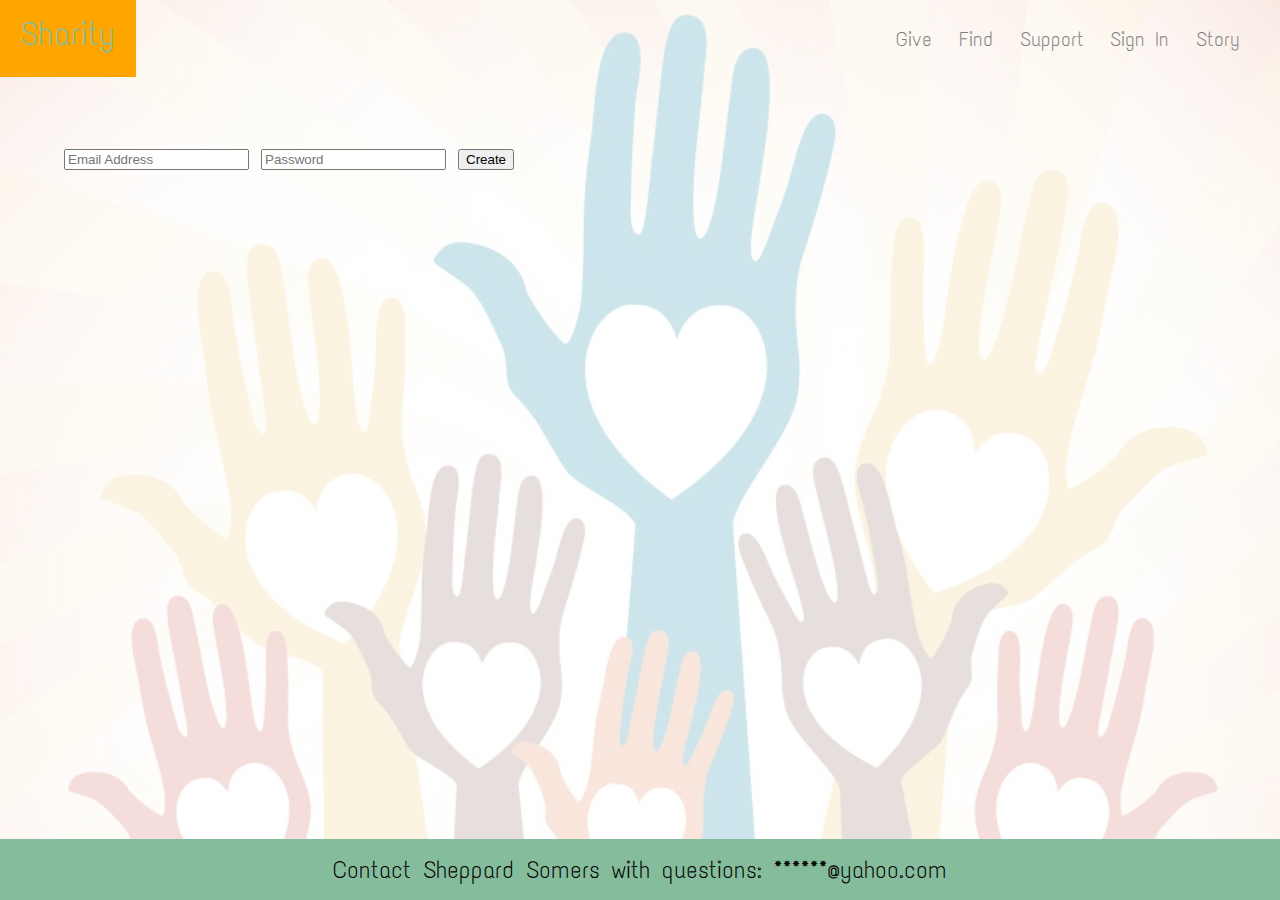
<file: SharitySignIn.html>
<!DOCTYPE html>
<html>
  <head>
    <title>sheppardsomers.me</title>
    <link href="https://fonts.googleapis.com/css?family=Pacifico" rel="stylesheet">
    <link href="https://fonts.googleapis.com/css?family=Text+Me+One" rel="stylesheet">
    <link rel="stylesheet" type="text/css" href="demo.css"/>



  </head>

<body>
  <header>
    <a id="SharityHead" href="index.html">Sharity</a>
    <ul class="navbar">
      <li><a href="give.html">Give</a></li>
      <li><a href="SharityFind.html">Find</a></li>
      <li><a href="SharitySupport.html">Support</a></li>
      <li><a href="SharitySignIn.html">Sign In</a></li>
      <li><a href="SharityStory.html" id="HeaderRightMost">Story</a></li>
    </ul>



  </header>

  <div class="demo">
    <div class="MainContent">
      <input type="text" placeholder="Email Address">
      <input type="text" placeholder="Password">
      <button>Create</button>
    </div>


  </div>

  <div class="footer">
    Contact Sheppard Somers with questions: ******@yahoo.com
  </div>

</body>
</html>
</file>
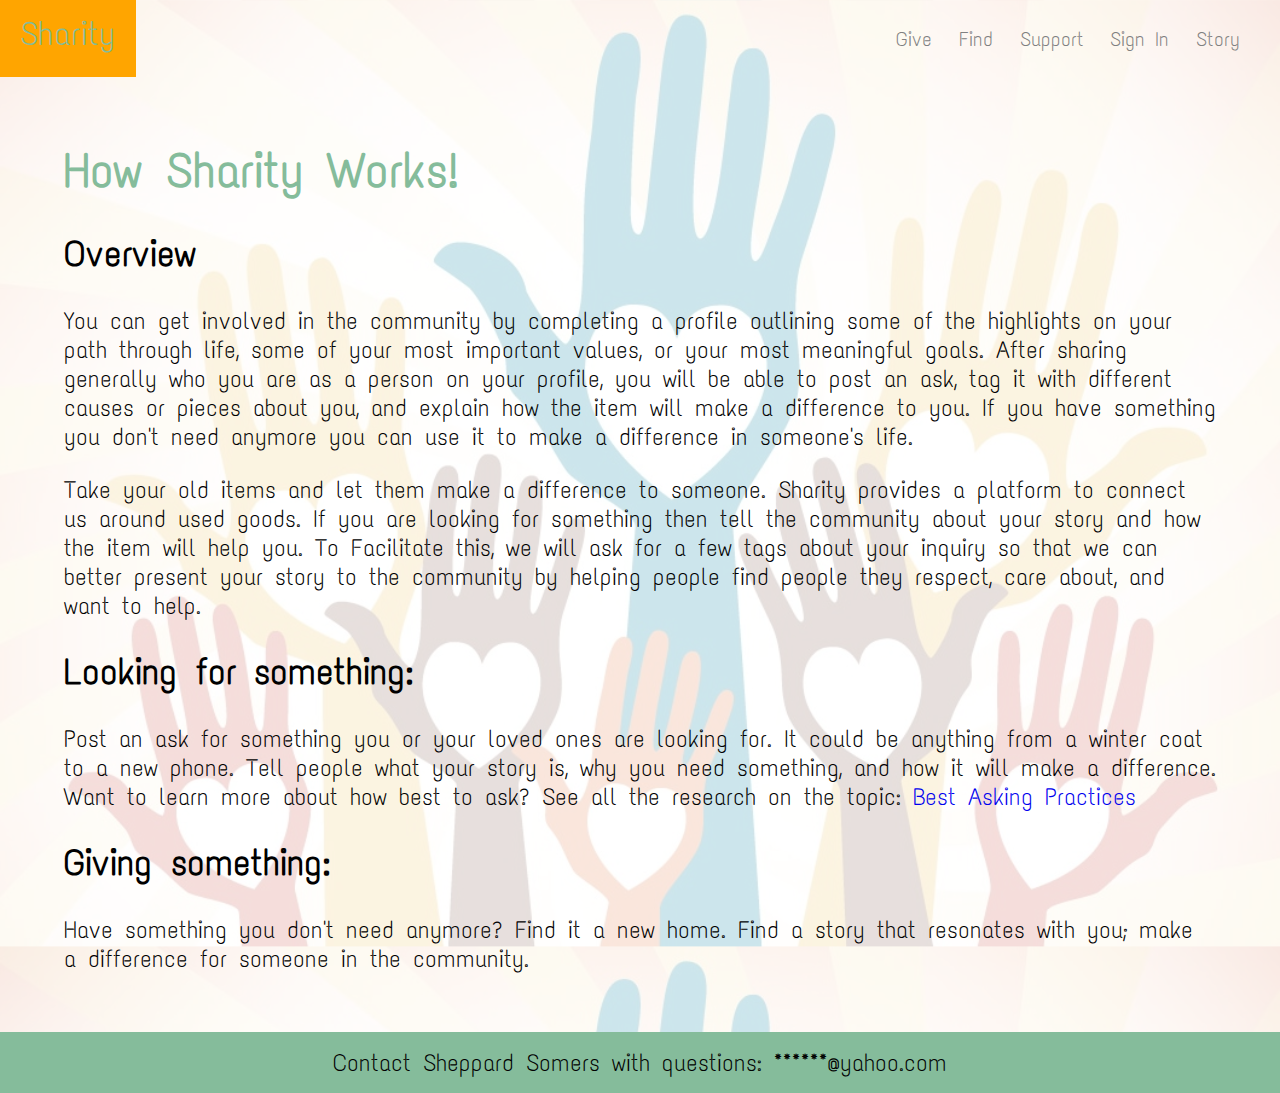
<file: SharityStory.html>
<!DOCTYPE html>
<html>
  <head>
    <title>sheppardsomers.me</title>
    <link href="https://fonts.googleapis.com/css?family=Pacifico" rel="stylesheet">
    <link href="https://fonts.googleapis.com/css?family=Text+Me+One" rel="stylesheet">
    <link rel="stylesheet" type="text/css" href="demo.css"/>



  </head>

<body>
  <header>
    <a id="SharityHead" href="index.html">Sharity</a>
    <ul class="navbar">
      <li><a href="give.html">Give</a></li>
      <li><a href="SharityFind.html">Find</a></li>
      <li><a href="SharitySupport.html">Support</a></li>
      <li><a href="SharitySignIn.html">Sign In</a></li>
      <li><a href="SharityStory.html" id="HeaderRightMost">Story</a></li>
    </ul>



  </header>


  <div class="demo">
  <h1 class="PageHeader">How Sharity Works!</h1>
  <h2>Overview</h2>
  <p>You can get involved in the community by completing
  a profile outlining some of the highlights on your path through life,
  some of your most important values, or your most meaningful goals. After
  sharing generally who you are as a person on your profile, you will be
  able to post an ask, tag it with different causes or pieces about you, and
  explain how the item will make a difference to you. If you have something
  you don't need anymore you can use it to make a difference in someone's life.
</p>
  <p>Take your old items and let them make a difference to someone.
    Sharity provides a platform to connect us around used goods.
    If you are looking for something then tell
    the community about your story and how the item will help you.
    To Facilitate this, we will ask for a few tags
    about your inquiry so that we can better present your story to the
     community by helping people find people they respect, care about,
     and want to help.</p>
  <h2>Looking for something:</h2>
  <p>Post an ask for something you or your loved ones are looking for. It could be anything from a winter
    coat to a new phone. Tell people what your story is, why you need something, and how it will
    make a difference. Want to learn more about how best to ask? See all the research
    on the topic: <a href="SharityResearch.html">Best Asking Practices</a></p>
  <h2>Giving something:</h2>
  <p>Have something you don't need anymore? Find it a new home.
    Find a story that resonates with you; make a difference for
     someone in the community.</p>
  </div>

  <div class="footer">
    Contact Sheppard Somers with questions: ******@yahoo.com
  </div>
</body>
</html>
</file>
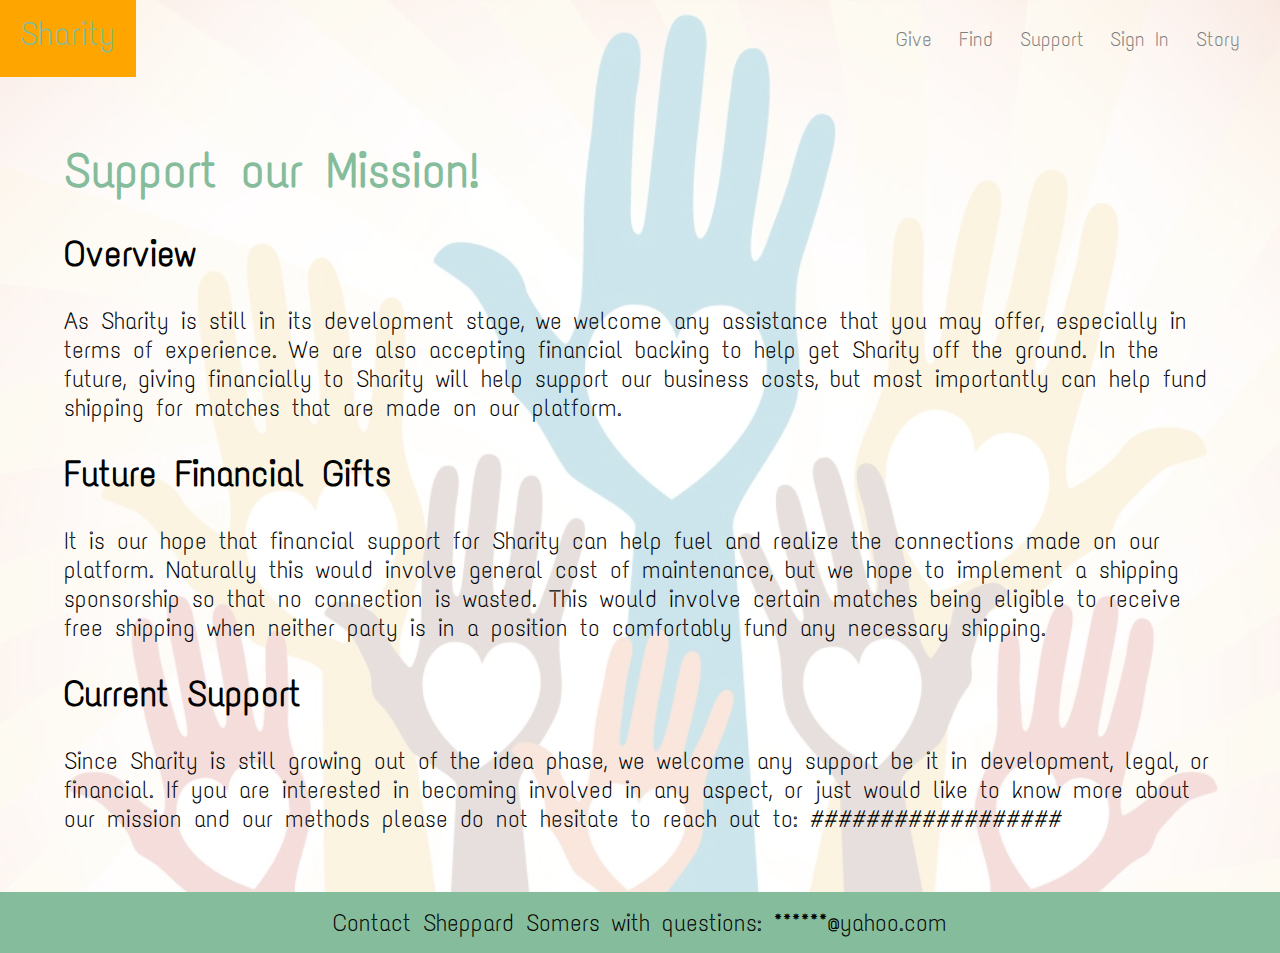
<file: SharitySupport.html>
<!DOCTYPE html>
<html>
  <head>
    <title>sheppardsomers.me</title>
    <link href="https://fonts.googleapis.com/css?family=Pacifico" rel="stylesheet">
    <link href="https://fonts.googleapis.com/css?family=Text+Me+One" rel="stylesheet">
    <link rel="stylesheet" type="text/css" href="demo.css"/>



  </head>

<body>
  <header>
    <a id="SharityHead" href="index.html">Sharity</a>
    <ul class="navbar">
      <li><a href="give.html">Give</a></li>
      <li><a href="SharityFind.html">Find</a></li>
      <li><a href="SharitySupport.html">Support</a></li>
      <li><a href="SharitySignIn.html">Sign In</a></li>
      <li><a href="SharityStory.html" id="HeaderRightMost">Story</a></li>
    </ul>



  </header>


  <div class="demo">
  <h1 class="PageHeader">Support our Mission!</h1>
  <h2>Overview</h2>
  <p>As Sharity is still in its development stage, we welcome any assistance that
  you may offer, especially in terms of experience. We are also accepting financial
  backing to help get Sharity off the ground. In the future, giving financially to
  Sharity will help support our business costs, but most importantly can help fund
  shipping for matches that are made on our platform.
  </p>
  <h2>Future Financial Gifts</h2>
  <p>It is our hope that financial support for Sharity can help fuel and realize
    the connections made on our platform. Naturally this would involve general
    cost of maintenance, but we hope to implement a shipping sponsorship so that
    no connection is wasted. This would involve certain matches being eligible to
    receive free shipping when neither party is in a position to comfortably fund
    any necessary shipping.
  </p>
  <h2>Current Support</h2>
  <p>Since Sharity is still growing out of the idea phase, we welcome any support
    be it in development, legal, or financial. If you are interested in becoming involved
    in any aspect, or just would like to know more about our mission and our methods
    please do not hesitate to reach out to: ##################
  </p>
  </div>

  <div class="footer">
    Contact Sheppard Somers with questions: ******@yahoo.com
  </div>
</body>
</html>
</file>
<file: landing.css>
/**
 * Demo Styles
 */

html {
  height: 100%;
  box-sizing: border-box;
}

*,
*:before,
*:after {
  box-sizing: inherit;
}

body {
  position: relative;
  margin: 0;
  padding-bottom: 6rem;
  min-height: 100%;
  font-family: "Text Me One";
  font-size: 18pt;

  background: linear-gradient(rgba(255,255,255,.8), rgba(255,255,255,.8)), url(images/HandsWHearts.jpg);
  background-size: cover;
  background-repeat: repeat-y;
  background-position: 0 0, top;

}

#header{
  display: flex;
  flex-flow: row;
  justify-content: space-between;
  margin:0;
  position: fixed;
  top:0;
  left: 0;
  right: 0;
  background-color: white;
  opacity: .90;


}

#SharityHead{
  display: block;
  padding: 3px;
  color: rgb(133,188,153);
  padding: 10pt;
  margin: 0;
  padding-left: 15pt;
  padding-right: 15pt;

  font-size: 25pt;
}

.navbar{
  display: flex;
  flex-flow: row;
  justify-content: flex-end;
  margin: 0;


}

.navbar a {
  display: block;
  padding: 3px;
  color: gray;
  padding: 20pt 10pt 20pt;

  font-size: 15pt;
}

#HeaderRightMost{
  padding-right: 30pt;
}

.navbar a:hover, #SharityHead:hover{
  background-color: orange;
}

.PageHeader{
  color: rgb(133,188,155);

}


.demo {
  margin: 0 auto;
  padding-top: 64px;
  max-width: 90%;
  width: 94%;
}

.demo h1 {
  margin-top: 0;
}


/**
Main Content

*/

.MainContent{
  display: flex;
  flex-flow: column;
  width: 90%;
  justify-content: center;
  margin:5%;

}

.WhereGiving{

  color: rgb(133,188, 153);
  text-shadow: 2px 2px 2px black;
  font-size: 50pt;
  width: auto;
  max-width: 75%;
  align-self: center;
  margin-top: 5%;
  margin-bottom: 5%;

}

.SearchWrapper{
  display: flex;
  flex-flow: column;
  align-content: center;
  width: auto;
  max-width 75%;
  align-self: center;
}

.Explanation {
  font-size: 20pt;
  color: gray;
  text-shadow: 1px 1px 1px;
  margin-bottom: 5%;
}

.Search{
  font-size: 25pt;
  margin-bottom:5%;

  display: flex;
  flex-flow: row;
  justify-content: center;
}

.emailinput{
  font-size: 8pt;
  border-radius: 1pt;
  background-color: orange;
  height: 10pt;
  width: 20pt;

}

.searchinput{
  font-size: 20pt;
  border-radius: 4pt;
  background-color: rgba(133,188,155,.3);
  height: 30pt;
  color: gray;

  margin:2%;
}



button{
  font-size: 20pt;
  color: gray;
  background-color: rgba(133,188,155,.3);
  border-radius: 4pt;
  height: 30pt;
  margin: 2%;
}

.BasicInfo{
  font-size: 20pt;
  color: gray;
  margin-bottom: 5%;
}

/**
 * Footer Styles
 */

.footer {
  position: absolute;
  right: 0;
  bottom: 0;
  left: 0;
  padding: 1rem;
  background-color: rgb(133,188,155);
  text-align: center;
}


/*General Stuff like lists and headings*/

ul{
  text-decoration: none;
  list-style: none;
}

a{
  text-decoration: none;
}

a:hover{
  text-decoration: underline;
}

a: {
  color: inherit;
}

/* FOR THE RESEARCH PAGE
defines how links inside of lists are treated,
I probably should have added a class to do this
but I'll add that later if I need to*/


li a {
  color: orange;

}
</file>
<file: demo.css>
/**
 * Demo Styles
 */

html {
  height: 100%;
  box-sizing: border-box;
}

*,
*:before,
*:after {
  box-sizing: inherit;
}

body {
  position: relative;
  margin: 0;
  padding-bottom: 6rem;
  min-height: 100%;
  font-family: "Text Me One";
  font-size: 18pt;

  background: linear-gradient(rgba(255,255,255,.8), rgba(255,255,255,.8)), url(images/HandsWHearts.jpg);
  background-size: cover;
  background-repeat: repeat-y;
  background-position: 0 0, top;

}

header{
  display: flex;
  flex-flow: row;
  justify-content: space-between;
  margin:0;

}

#SharityHead{
  display: block;
  padding: 3px;
  color: rgb(133,188,153);
  padding: 10pt;
  margin: 0;
  padding-left: 15pt;
  padding-right: 15pt;

  font-size: 25pt;
}

.navbar{
  display: flex;
  flex-flow: row;
  justify-content: flex-end;
  margin: 0;


}

.navbar a {
  display: block;
  padding: 3px;
  color: gray;
  padding: 20pt 10pt 20pt;

  font-size: 15pt;
}

#HeaderRightMost{
  padding-right: 30pt;
}

.navbar a:hover, #SharityHead:hover{
  background-color: orange;
}

.PageHeader{
  color: rgb(133,188,155);

}


.demo {
  margin: 0 auto;
  padding-top: 64px;
  max-width: 90%;
  width: 94%;
}

.demo h1 {
  margin-top: 0;
}

/**
 * Footer Styles
 */

.footer {
  position: absolute;
  right: 0;
  bottom: 0;
  left: 0;
  padding: 1rem;
  background-color: rgb(133,188,155);
  text-align: center;
}


/*General Stuff like lists and headings*/

ul{
  text-decoration: none;
  list-style: none;
}

a{
  text-decoration: none;
}


/* FOR THE RESEARCH PAGE
defines how links inside of lists are treated,
I probably should have added a class to do this
but I'll add that later if I need to*/


li a {
  color: orange;

}
</file>
<file: style.css>
/*style.css*/


#Sharity{
  color: rgb(133,188,153);
  font-size: 20pt;
  text-shadow: 1px 1px 2px;
}

body {
  margin: 0;
  padding: 0;
  font-family: 'Text Me One';
  font-size: 18;
}

/*.cover{
  display: block;
  position: relative:
  width: 100%;
  height: 100%;


}*/

.cover {
  position: fixed;
  height: 100%;
  width: 100%;
  top: 0;
  left: 0;
  right:0;
  bottom:0;
  background: linear-gradient(rgba(255,255,255,.95), rgba(255,255,255,.5)), url(images/HandsWHearts.jpg);
  background-size: cover;
  margin-bottom: 100px;
  min-height: 100%;
  padding-bottom: 6rem;
}


/* ONE HACK FOR BACKGROUND TRANSPARENCY*/
/*.cover::after{
  content: "";
  background: url(images/HandsWHearts.jpg);
  background-size: auto;
  opacity: 0.5;
  top: 0;
  left: 0;
  bottom: 0;
  right: 0;
  position: absolute;
  z-index: -1;

}*/


header{
  display: flex;
  flex-flow: row;
  justify-content: space-between;
  margin-left: 2%;
  margin-right: 2%;

}



#HeaderRight{
  display: flex;
  flex-flow: row;
  justify-content: end;
  margin-top: 0;
  margin-bottom: 0;
  /*background-color: inherit;*/
}

.navbar {
display: flex;
flex-flow: row;
justify-content: flex-end;
background-color: inherit;
}

.navbar a {
display: block;
padding: 1em;
color: gray;
text-decoration: none;

}

.navbar a:hover{
  background-color: orange; /*This isn;t working*/
  text-decoration: none;
}


/*Main Content*/

.MainContent{
  display: flex;
  flex-flow: column;
  align-content: center;
  justify-content: center;
  width: 100%;
}

.WhereGiving{
  color: rgb(133,188, 153);
  text-shadow: 2px 2px 2px black;
  font-size: 50pt;
  width: auto;
  max-width: 75%;
  align-self: center;
  margin-top: 5%;
  margin-bottom: 5%;

}

.SearchWrapper{
  display: flex;
  flex-flow: column;
  align-content: center;
  width: auto;
  max-width 75%;
  align-self: center;
  margin-bottom: 5%;
  border: 100px;
  border-color: rgba(133,188,153,.3);
  border-radius: 4pt;

}

.Explanation {
  font-size: 20pt;
  color: gray;
  text-shadow: 1px 1px 1px;
  margin-bottom: 5%;
}

.Search{
  font-size: 25pt;
  margin-bottom:5%;
}

input{
  font-size: 20pt;
  border-radius: 4pt;
  background-color: rgba(133,188,155,.3);
  height: 30pt;
  color: gray;
}

button{
  font-size: 20pt;
  color: gray;
  background-color: rgba(133,188,155,.3);
  border-radius: 4pt;
  height: 30pt;
}



/*FOOTER */

footer{
  position: absolute;
  left: 0;
  bottom: 0;
  height: 100px;
  width: 100%;
  display: flex;
  flex-flow: row;
  justify-content: center;
  /*align-self: center;*/
  background-color: rgb(133,188,153);
  margin-bottom: 0;
  padding: 0;
  align-self: flex-end;
}

.LinkHeading{
  font-size: 15pt;
  color: gray;
}

li{
  font-size: 12pt;
  color: gray;
}

li:hover{
  text-decoration: underline;
}

ul {
  list-style: none;
}

p {
  margin-top: 0;
  margin-bottom: 0;
}


#logo {
  width: 1cm;
  height: 1cm;

}

#footerLogo {
  width: 2cm;
  height: 2cm;
}
</file>
<file: landingALT.css>
html {
  height: 100%;
  box-sizing: border-box;
}

body {
  position: relative;
  margin: 0;
  padding-bottom: 6rem;
  min-height: 100%;
  font-family: "Open Sans";
  font-size: 18pt;
  text-align: center;
  color: rgb(100,100,100);

  background: linear-gradient(rgba(255,255,255,.8), rgba(255,255,255,.8)), rgb(133,188,153);
  background-size: cover;
  background-repeat: repeat-y;
  background-position: 0 0, top;

}

#header{
  display: flex;
  flex-flow: row;
  justify-content: space-between;
  margin:0;
  position: fixed;
  top:0;
  left: 0;
  right: 0;
  background-color: white;
  opacity: .90;
}

#SharityHead{
  display: block;
  padding: 3px;
  color: rgb(133,188,153);
  padding: 10pt;
  margin: 0;
  padding-left: 15pt;
  padding-right: 15pt;
  font-size: 25pt;
}

.navbar{
  display: flex;
  flex-flow: row;
  justify-content: flex-end;
  margin: 0;
}

.emailinput{
  border: none;
  border-bottom: solid;
  border-width: thin;
  font-size: 14pt;
  margin-right: 5pt;
  outline: none;
}

.pagetitle {
  font-size: 60pt;
  grid-column-start: 1;
  grid-column-end: 1;
  grid-row-start: 1;
  justify-self: center;
  color: rgb(133,188,153);
  letter-spacing: 5pt;
}

.pagesubtitle {
  font-size: 30pt;
  grid-column-start: 1;
  grid-row-start: 2;
  justify-self: center;
  color: rgb(133,188,153);
}

.pagetitleBox {
  display: grid;
  grid-template-columns: 100%;
  grid-template-rows: 80pt 50pt;
  grid-row-gap: 50pt;
  width: 90%;
  margin:5%;
}

.threecards{
  display: grid;
  grid-template-columns: 25% 25% 25%;
  grid-template-rows: 100%;
  grid-row-gap: 15px;
  grid-column-gap: 5%;
  width: 90%;
  margin:10%;
  color: gray;
}

.cards3image {
  max-width: 100%;

}

.card1 {
  font-size: 18pt;
  grid-column-start: 1;
  grid-column-end: 1;
  grid-row-start: 1;
  justify-self: center;
}

.card2 {
  font-size: 18pt;
  grid-column-start: 2;
  grid-column-end: 2;
  grid-row-start: 1;
  justify-self: center;
}

.card3 {
  font-size: 18pt;
  grid-column-start: 3;
  grid-column-end: 3;
  grid-row-start: 1;
  justify-self: center;
}

/*bottom half*/
.missionUsResearch {
  display: grid;
  grid-template-columns: 100%;
  grid-template-rows: 30% 30% 30%;
  grid-row-gap: 5%;
  width: 90%;
  margin:5%;
}

.missionUsResearch .cards3image {
  border-radius: 50%;
}

.missionUsResearch .card3 .cards3image {
  border-radius: 0%;
}
.ourstory {
  font-size: 16pt;
  text-align: center;
  color: rgb(133,188,153);
}

.mission {
  font-size: 14pt;
  grid-column-start: 1;
  grid-row-start: 1;
  justify-self: center;
  /*color: rgb(133,188,153);*/
}

/*.headshot {
  border-radius: 50%;

}
*/


ul{
  text-decoration: none;
  list-style: none;
}

button {
  width: 20pt;
  height: 20pt;
  margin-right: 5pt;
}

button:focus {
  outline: none;
}

.headerlink {
  display: block;
  padding: 3px;
  color: rgb(133,188,153);
  margin: 5pt;
  padding-left: 15pt;
  padding-right: 15pt;
  font-size: 16pt;
}

a {
  text-decoration: none;
  color: rgb(133,188,153);
}

h2 {
  font-size: 18pt;
  text-align: center;
}

h3 {
  font-size: 16pt;
  text-align: center;
  letter-spacing: 2pt;
}
</file>
